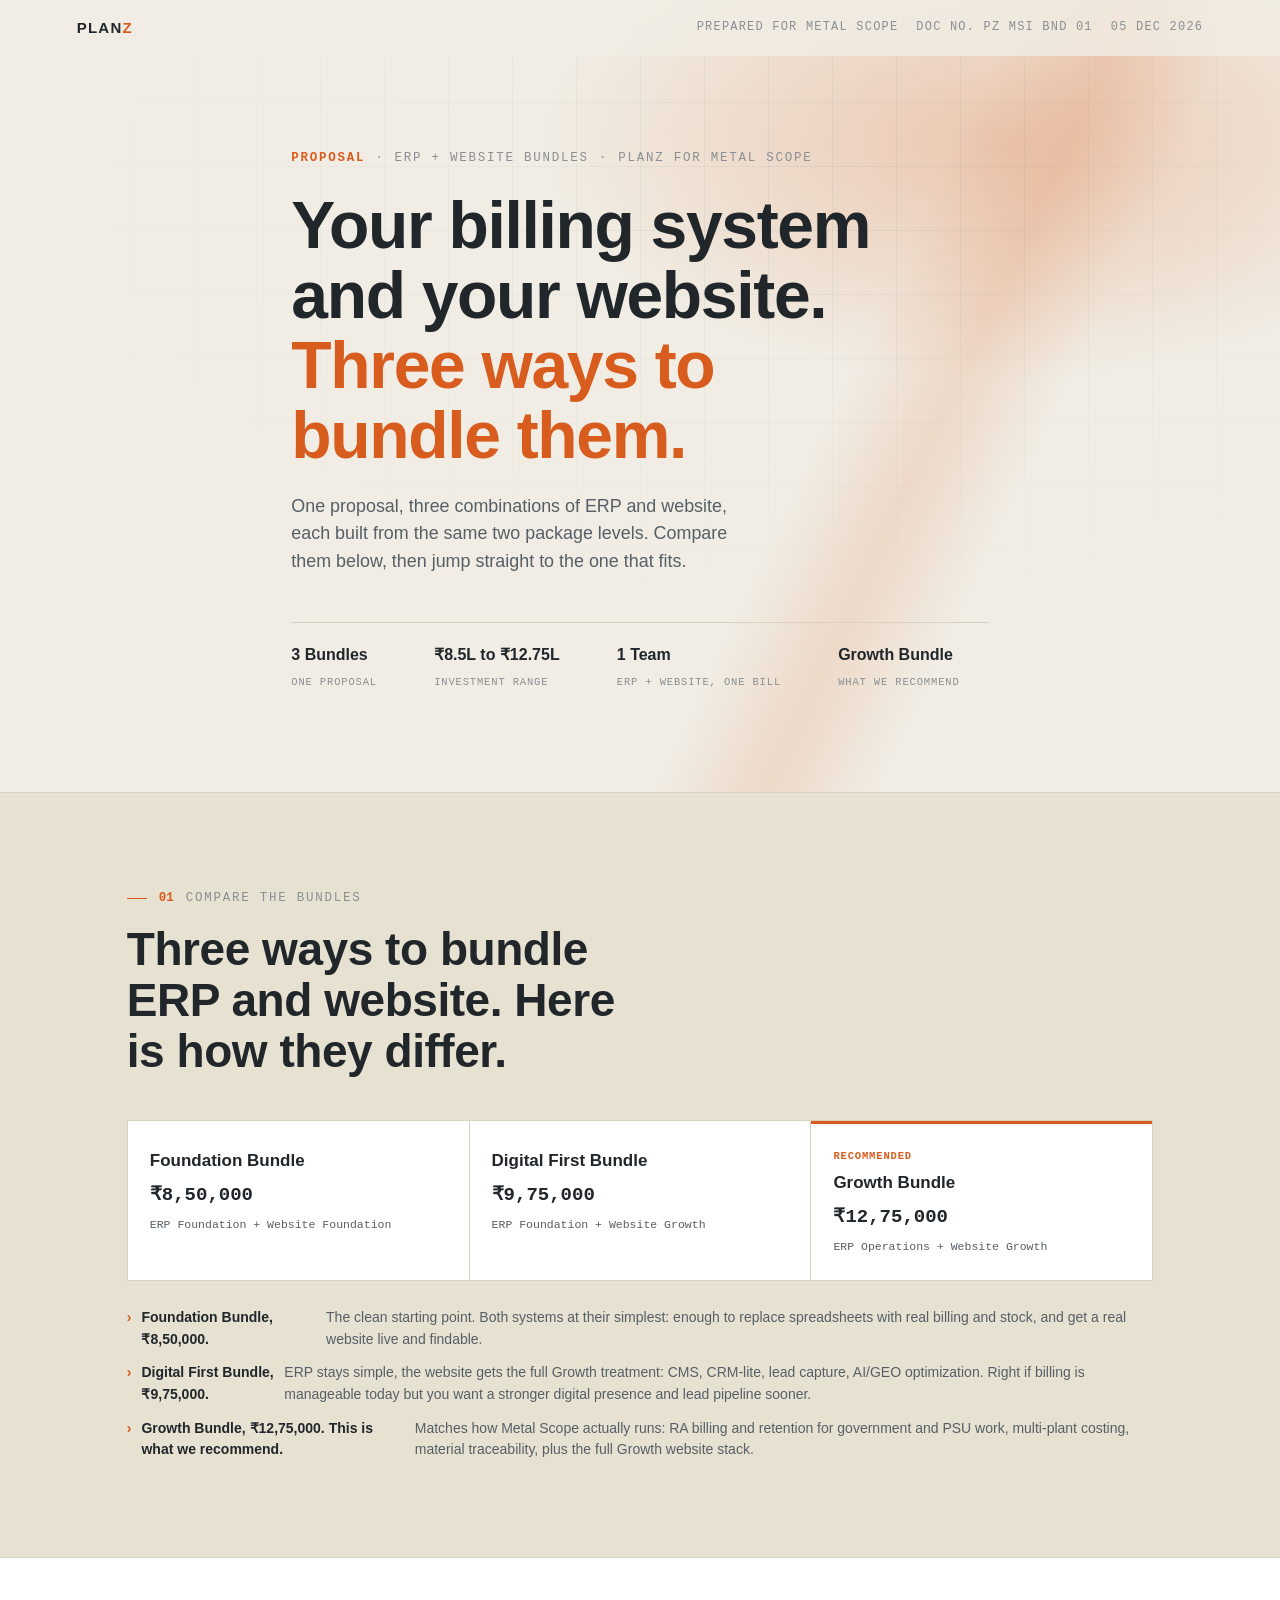
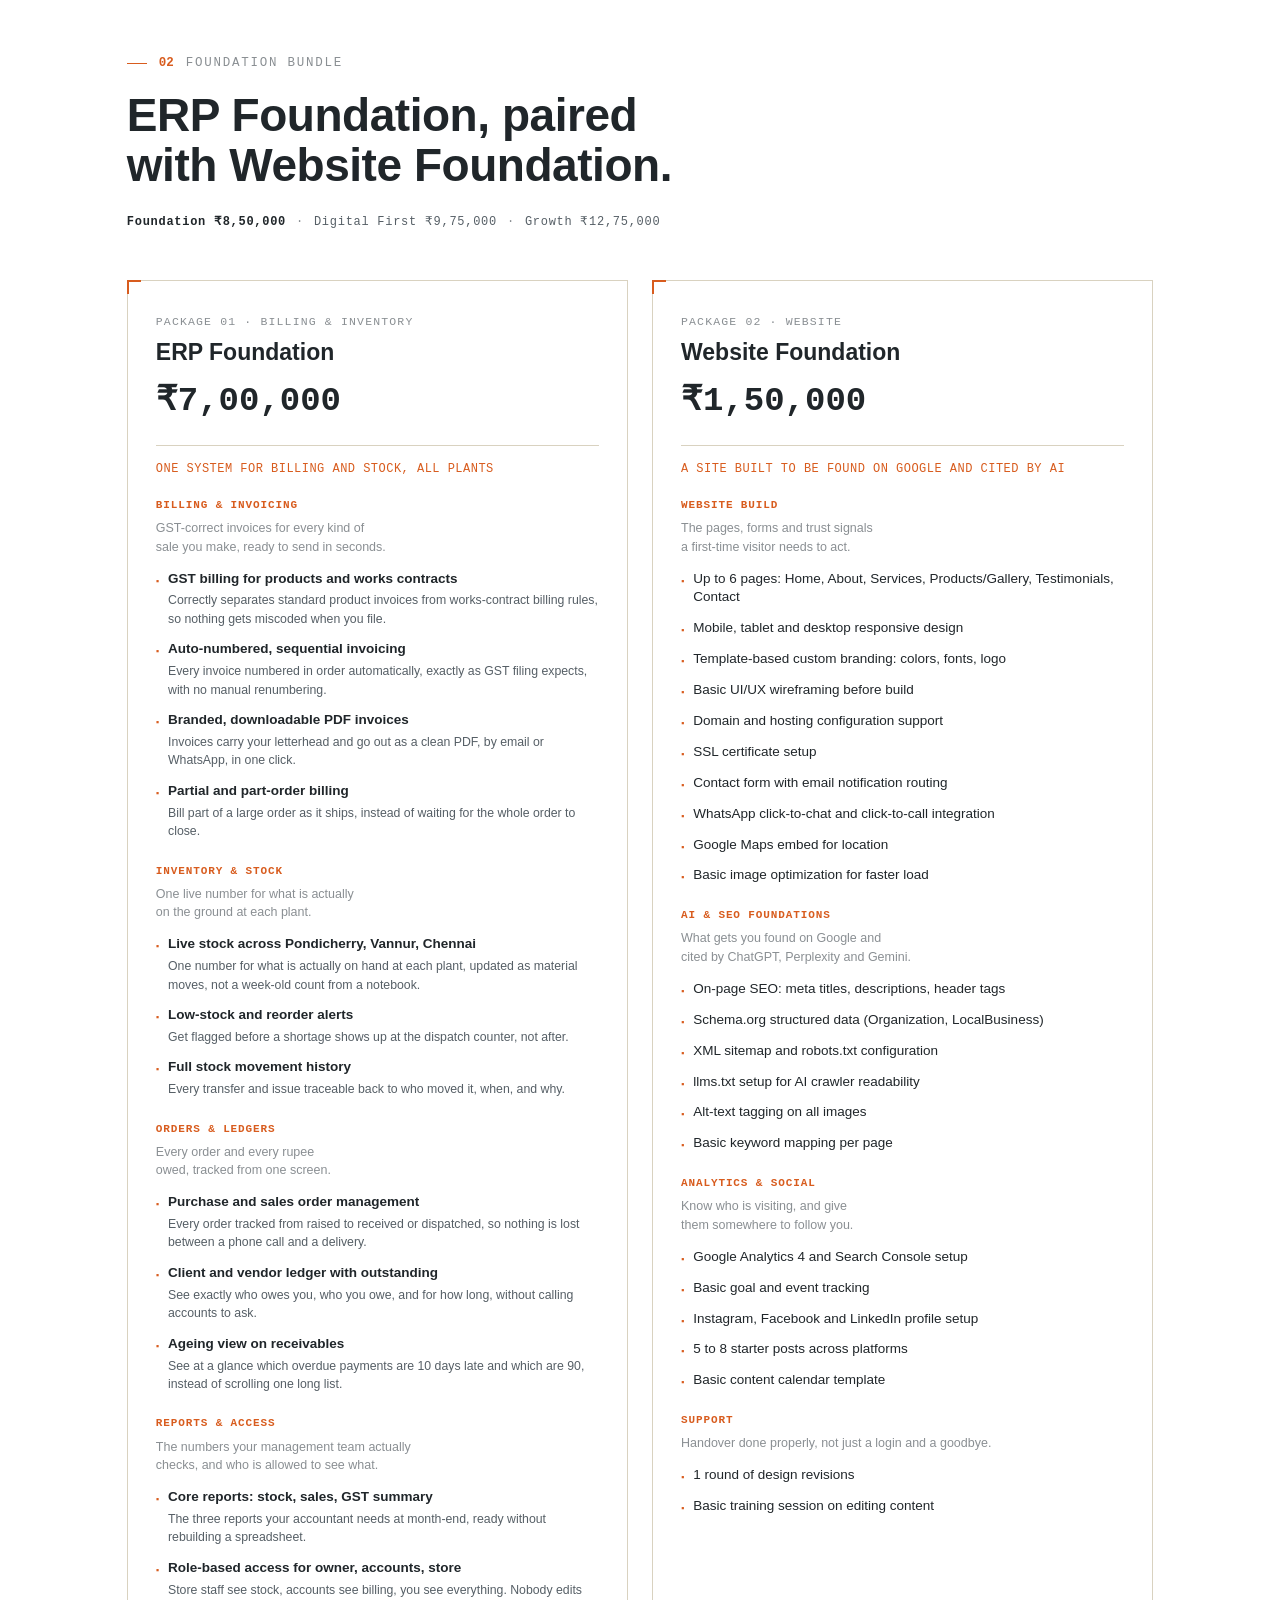
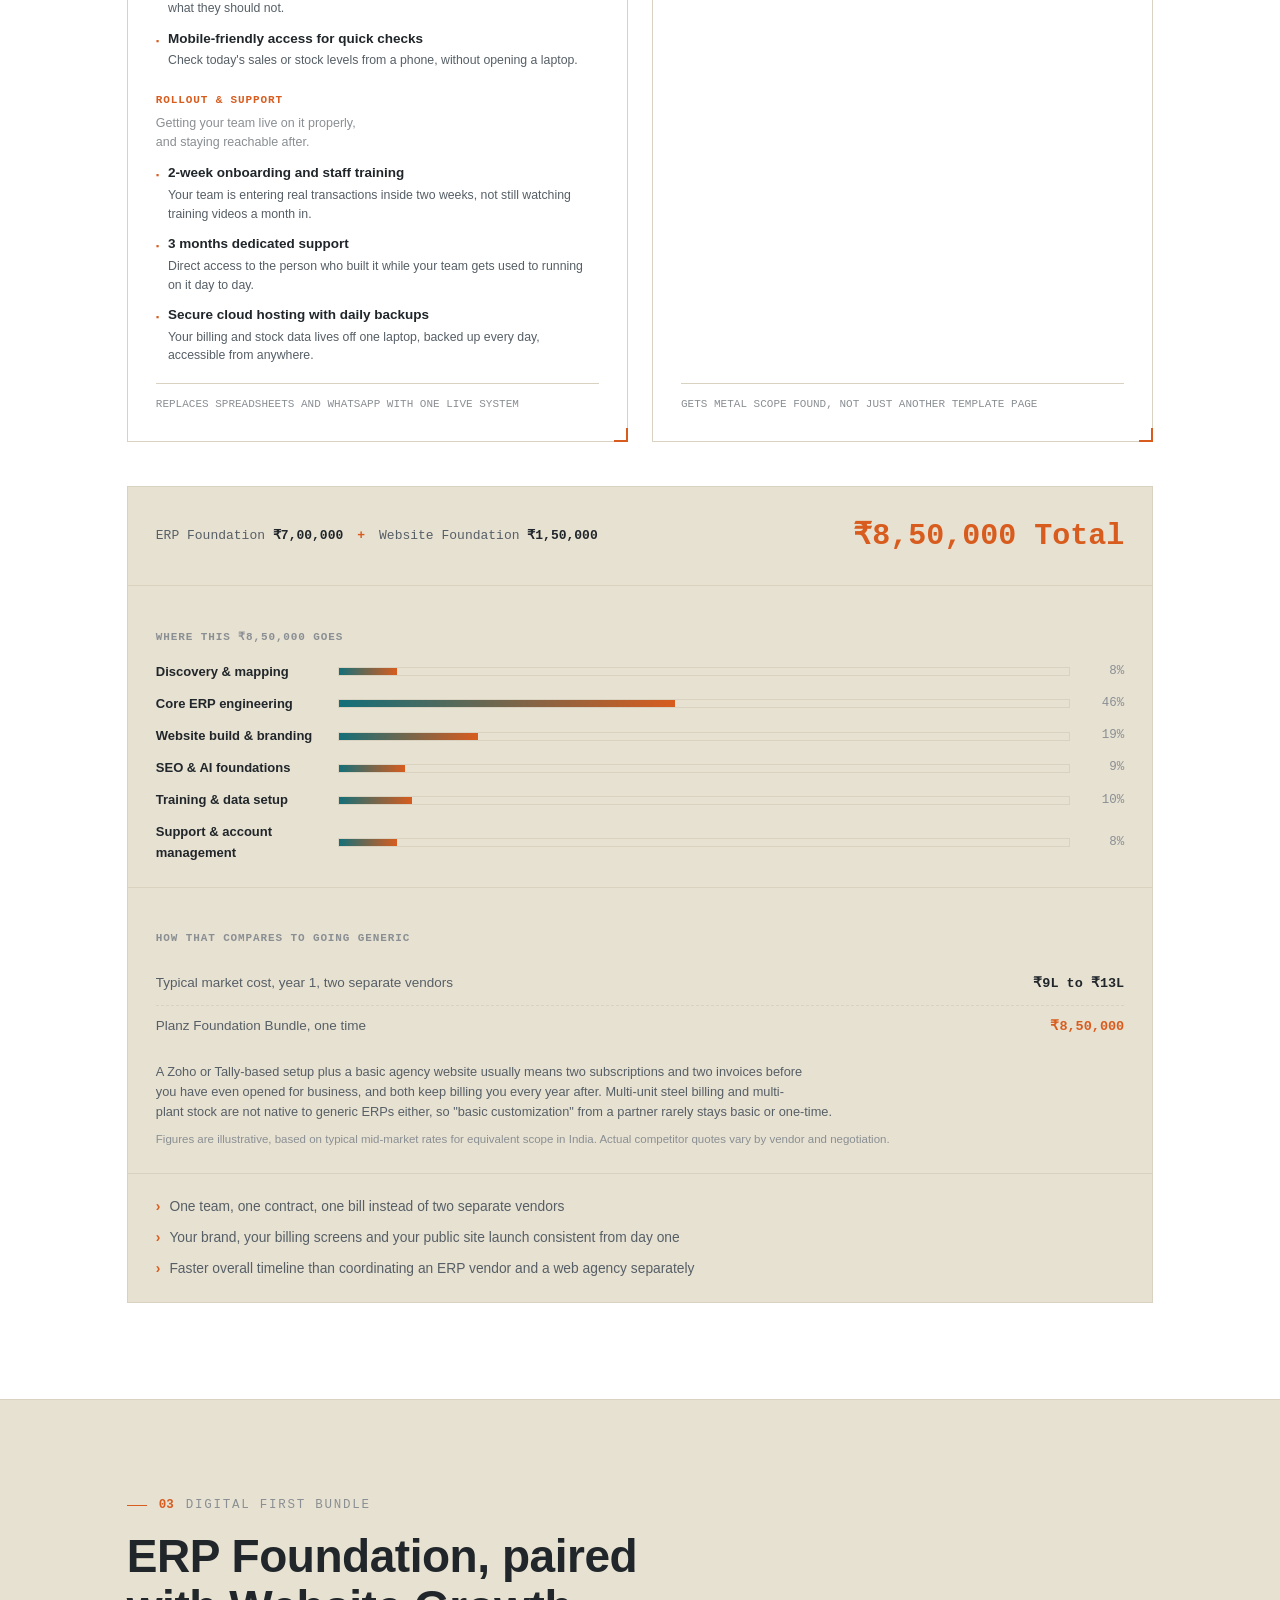
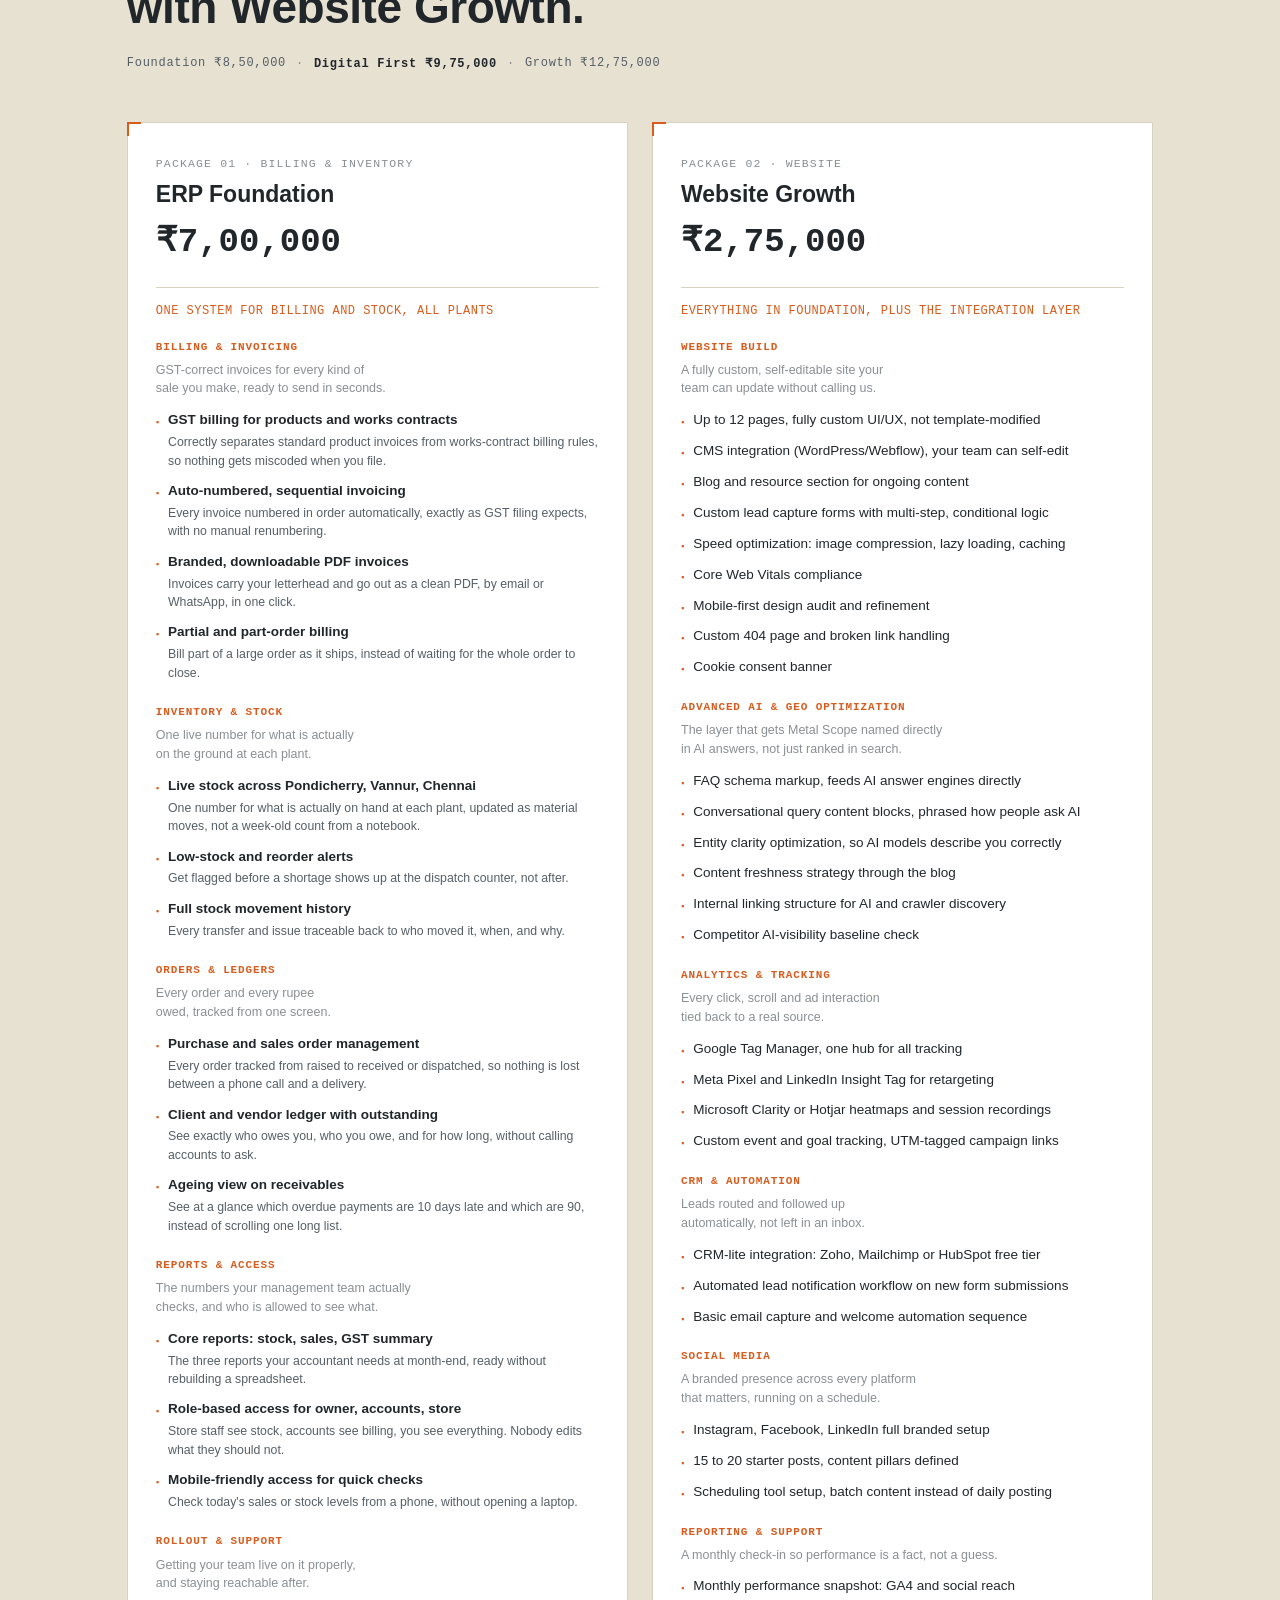
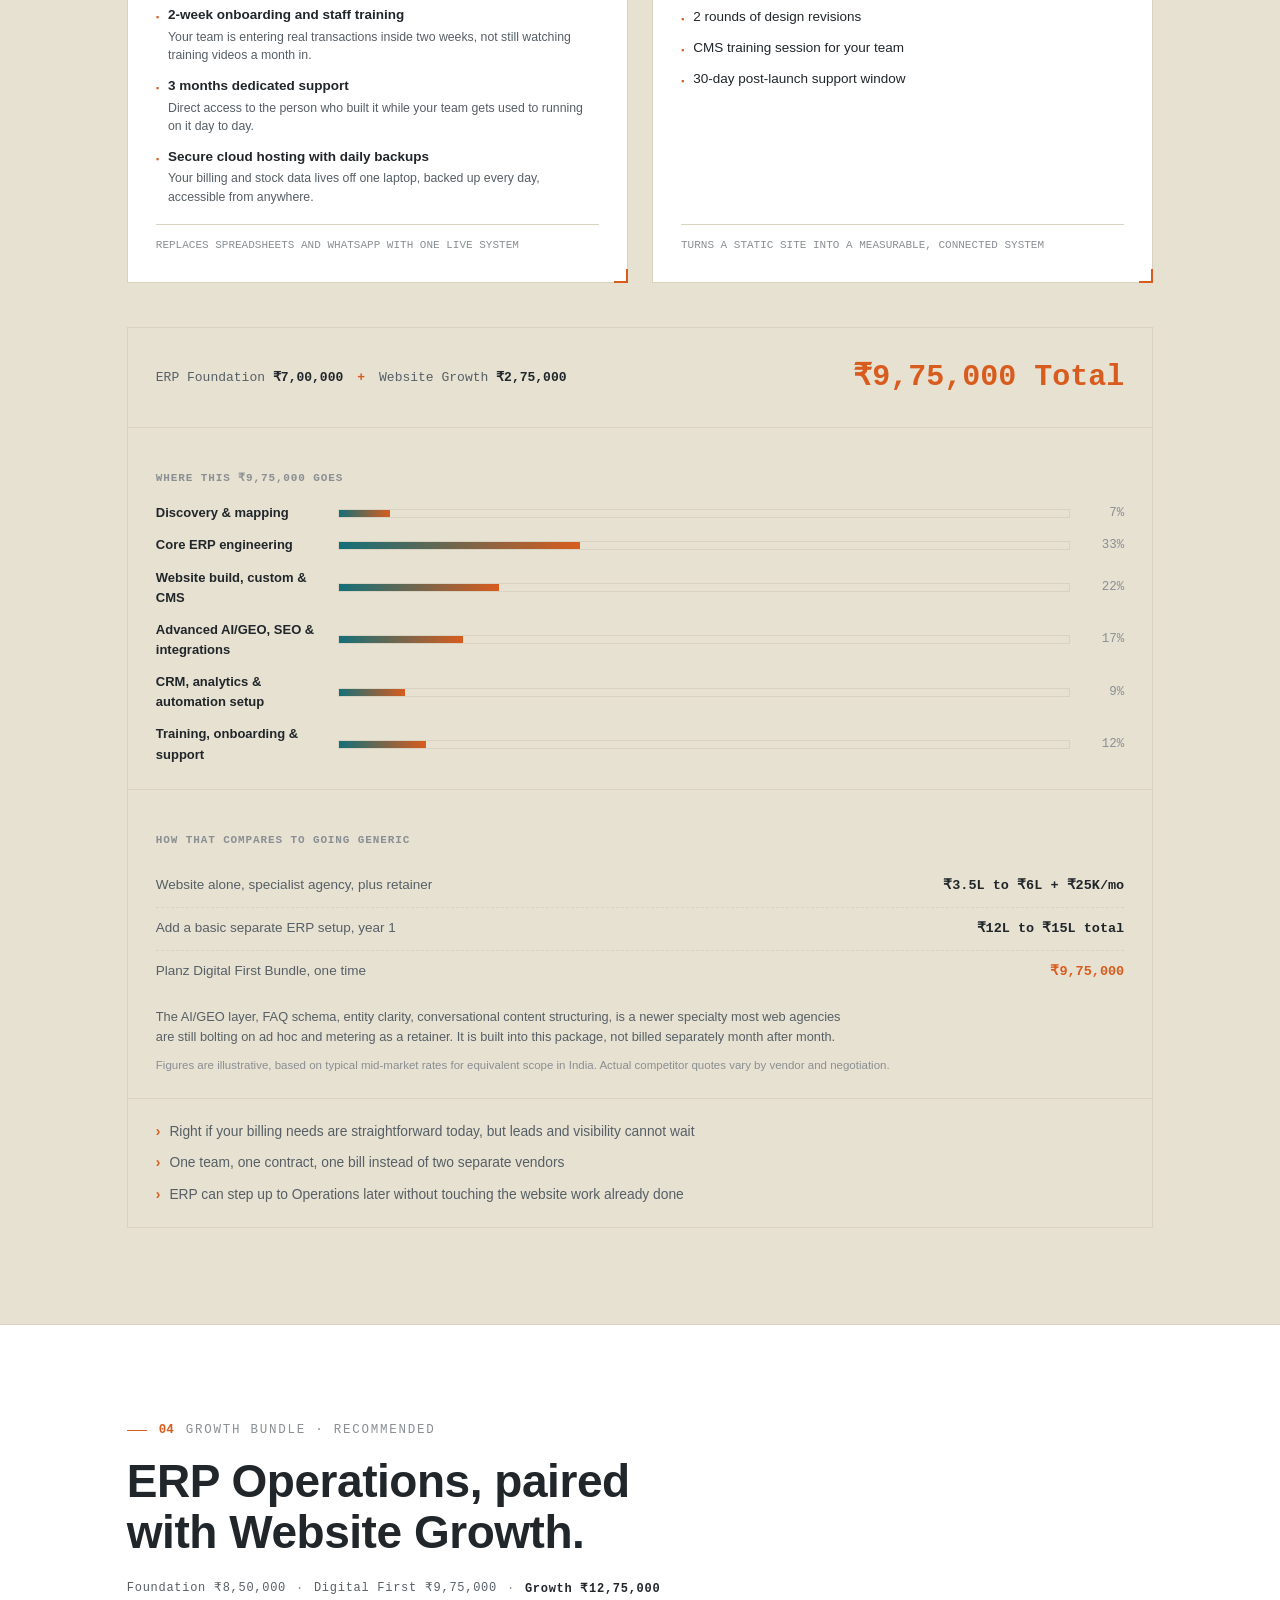
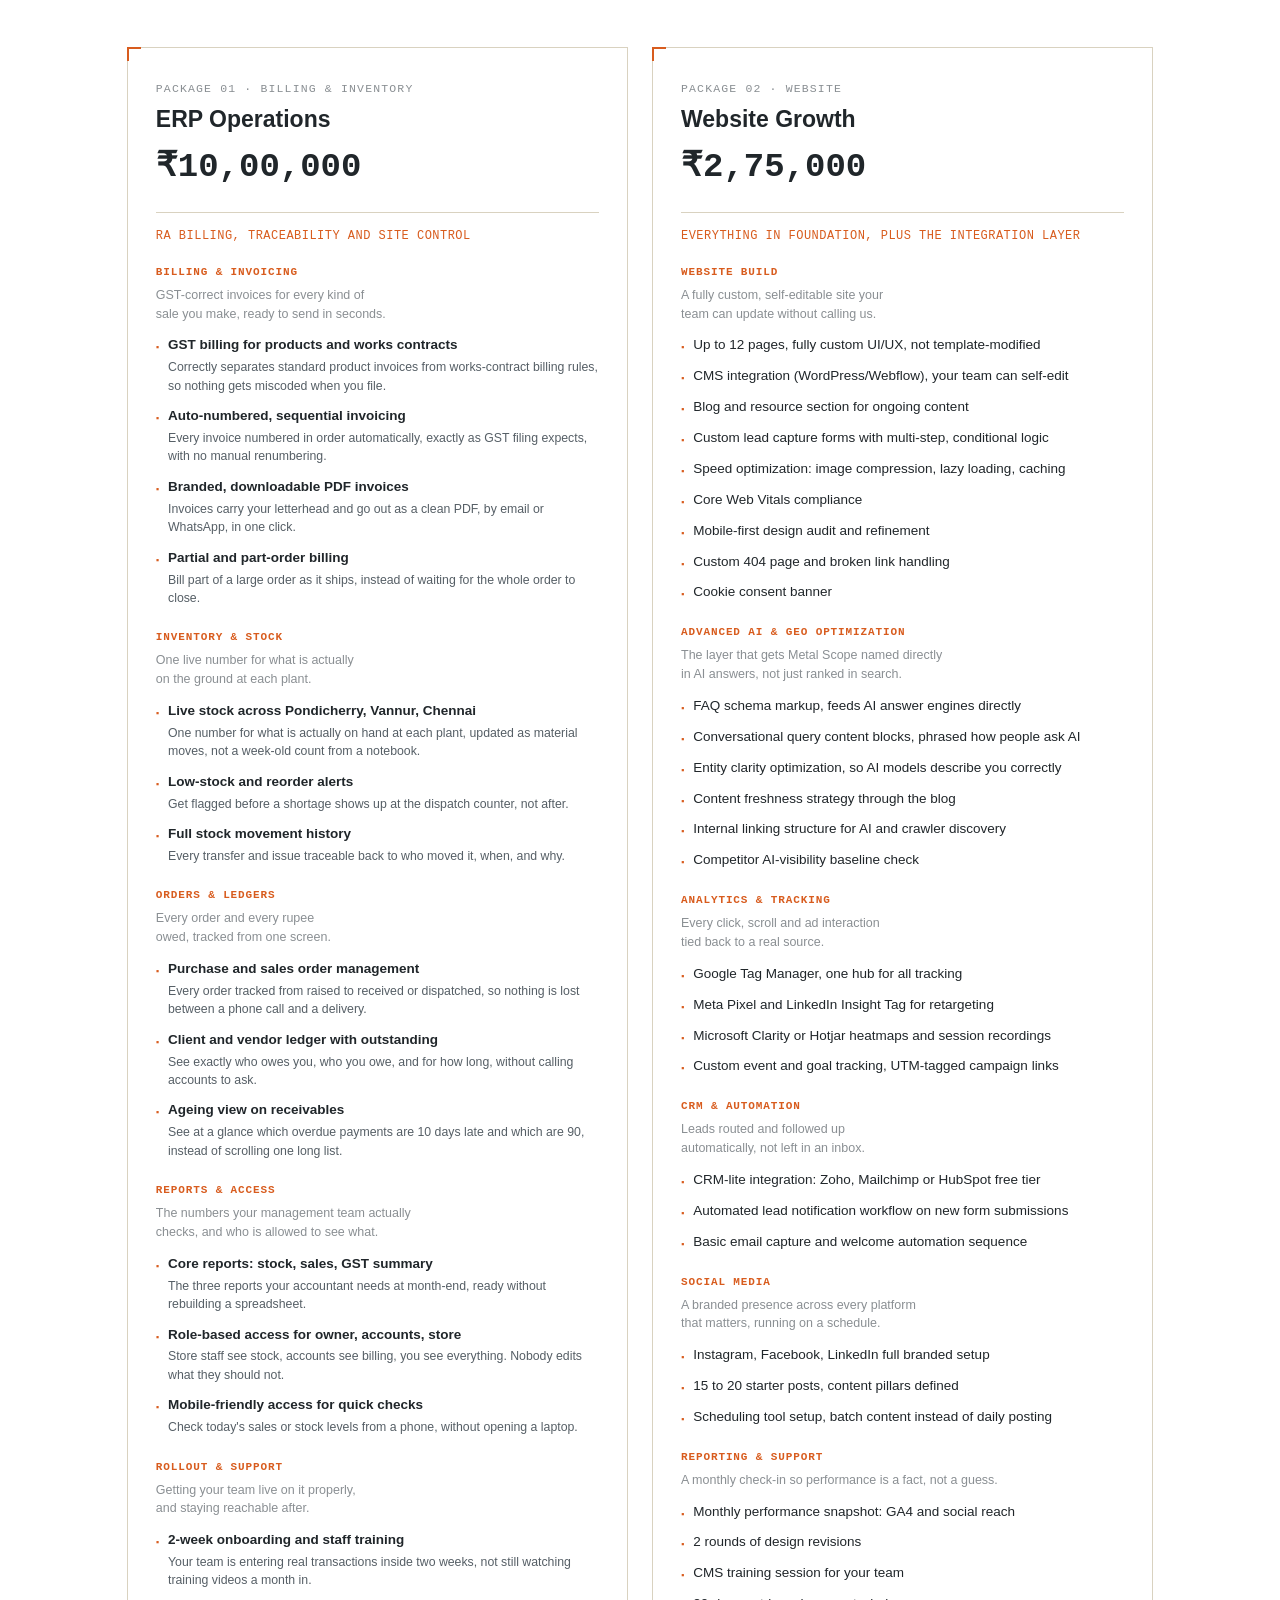
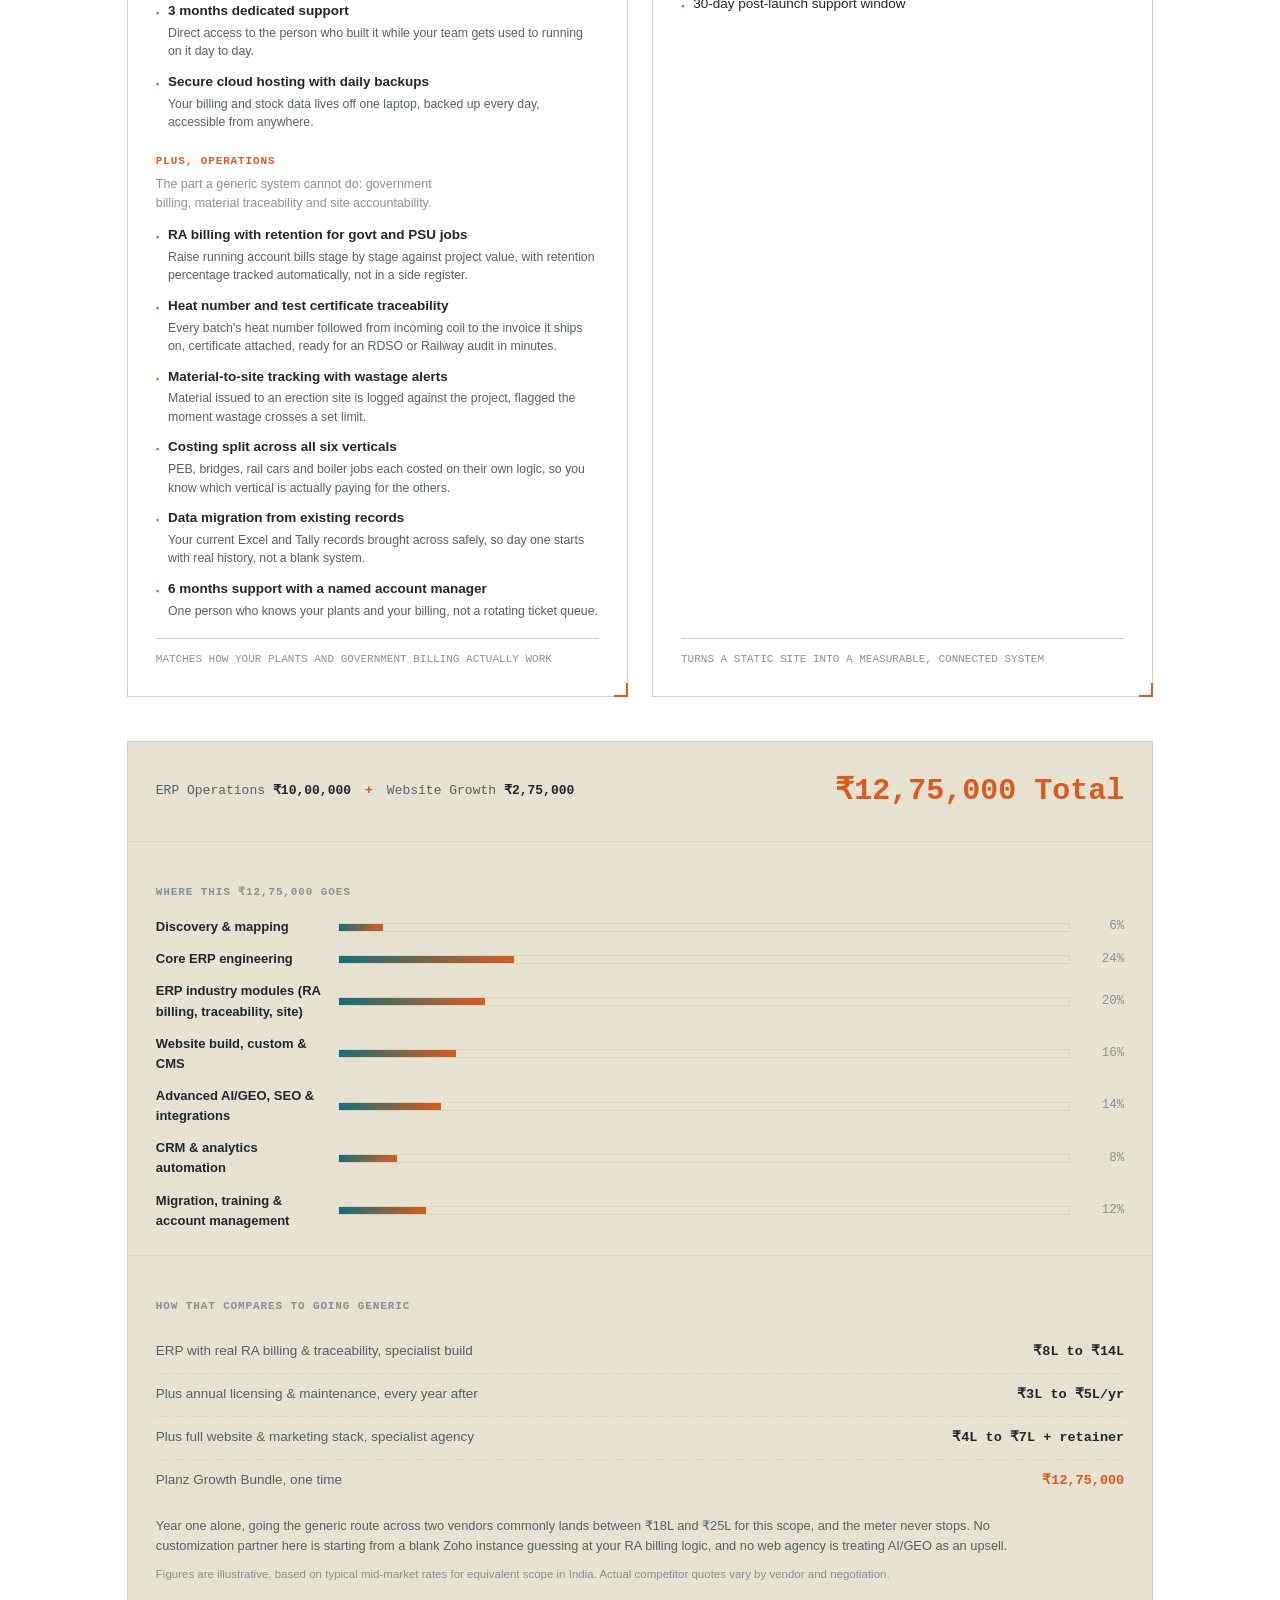
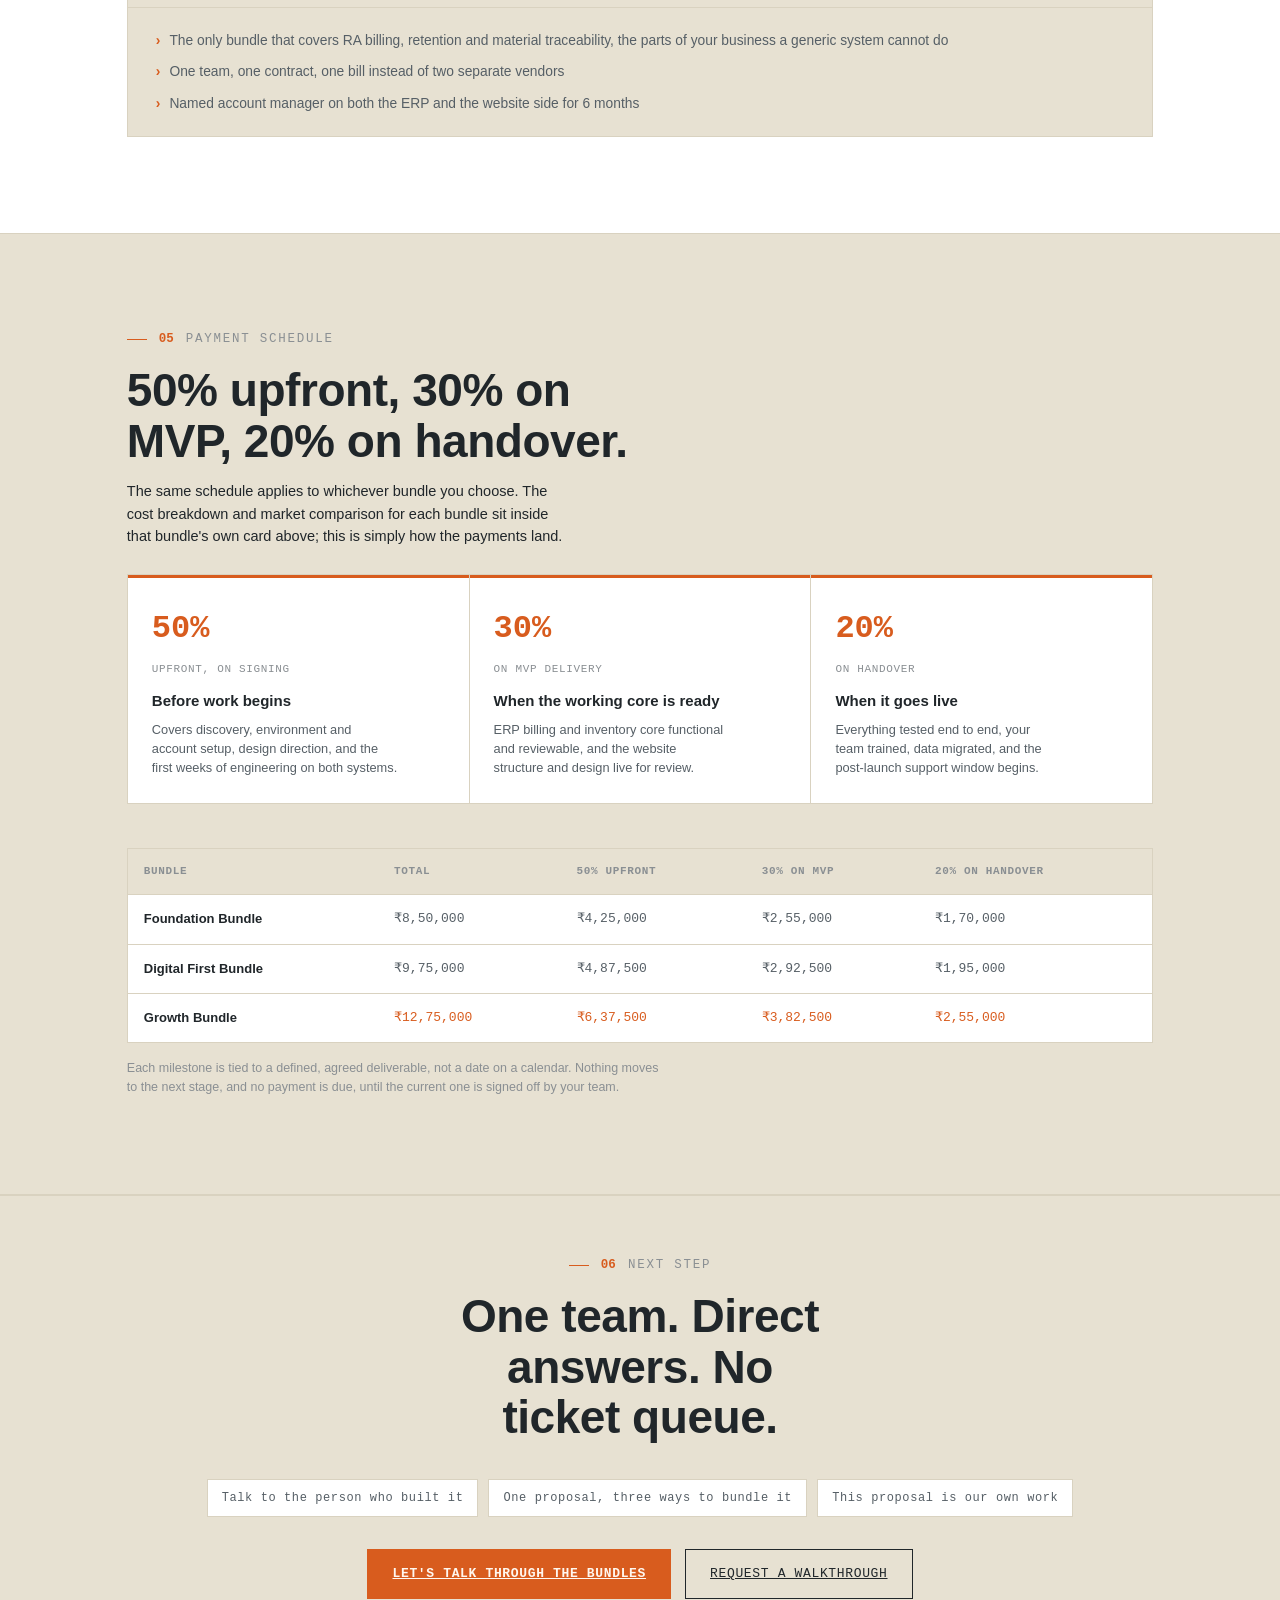
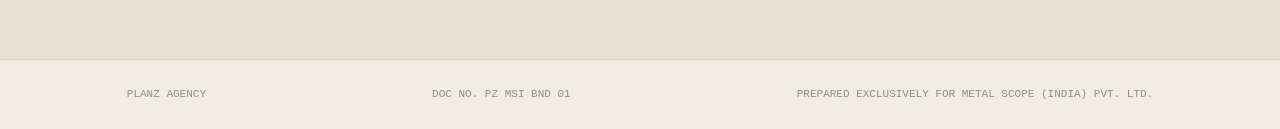
<file: index.html>
<!doctype html>
<html lang="en" data-theme="light">
<head>
<meta charset="UTF-8">
<meta name="viewport" content="width=device-width, initial-scale=1.0">
<title>Planz for Metal Scope: ERP + Website Bundle Proposal</title>
<meta name="description" content="Three ways to bundle an ERP and a website for Metal Scope India, prepared by Planz.">
<link rel="icon" type="image/svg+xml" href="favicon.svg">
<style>
:root{
  --bg:#f1ede4; --bg-raise:#ffffff; --bg-plate:#e7e1d2;
  --ink:#20262a; --ink-dim:#565f66; --ink-faint:#8a8f93;
  --line:#d9d2c0; --accent:#d85c1e; --accent-ink:#fff7ef; --blue:#136f79;
  --font-sans: ui-sans-serif, "Segoe UI", "Helvetica Neue", Arial, sans-serif;
  --font-mono: ui-monospace, "Cascadia Code", "SFMono-Regular", Consolas, "Liberation Mono", monospace;
  color-scheme: light;
}
@media (prefers-color-scheme: dark){
  :root{
    --bg:#12161a; --bg-raise:#181e23; --bg-plate:#1e262b;
    --ink:#eae7df; --ink-dim:#98a2aa; --ink-faint:#5c656c;
    --line:#2b3238; --accent:#ff7a34; --accent-ink:#1a0f08; --blue:#4fb8c4;
    color-scheme: dark;
  }
}
:root[data-theme="dark"]{
  --bg:#12161a; --bg-raise:#181e23; --bg-plate:#1e262b;
  --ink:#eae7df; --ink-dim:#98a2aa; --ink-faint:#5c656c;
  --line:#2b3238; --accent:#ff7a34; --accent-ink:#1a0f08; --blue:#4fb8c4;
  color-scheme: dark;
}
:root[data-theme="light"]{
  --bg:#f1ede4; --bg-raise:#ffffff; --bg-plate:#e7e1d2;
  --ink:#20262a; --ink-dim:#565f66; --ink-faint:#8a8f93;
  --line:#d9d2c0; --accent:#d85c1e; --accent-ink:#fff7ef; --blue:#136f79;
  color-scheme: light;
}
*,*::before,*::after{ box-sizing:border-box; }
html{ scroll-behavior:smooth; }
@media (prefers-reduced-motion: reduce){ html{ scroll-behavior:auto; } }
body{
  margin:0; background:var(--bg); color:var(--ink); font-family:var(--font-sans);
  font-size:16px; line-height:1.55; -webkit-font-smoothing:antialiased; overflow-x:hidden;
}
img,svg{ display:block; max-width:100%; }
a{ color:inherit; }
h1,h2,h3,h4,p{ margin:0; text-wrap:balance; }
ul{ margin:0; padding:0; list-style:none; }
.wrap{ max-width:1180px; margin:0 auto; padding-left:6vw; padding-right:6vw; }
@media (max-width:640px){ .wrap{ padding-left:22px; padding-right:22px; } }

.eyebrow{ display:flex; align-items:center; gap:12px; }
.eyebrow::before{ content:""; width:20px; height:1px; background:var(--accent); display:inline-block; flex:none; }
.eyebrow .en{ font-family:var(--font-mono); font-size:12.5px; color:var(--accent); font-weight:700; }
.eyebrow .el{ font-family:var(--font-mono); font-size:12.5px; letter-spacing:.14em; text-transform:uppercase; color:var(--ink-faint); }

h2.h-section{ font-size:clamp(28px,4vw,46px); font-weight:800; letter-spacing:-0.01em; line-height:1.1; margin-top:16px; max-width:24ch; }

[data-reveal]{
  opacity:0; transform:translateY(24px);
  transition:opacity .7s cubic-bezier(.16,.8,.24,1), transform .7s cubic-bezier(.16,.8,.24,1);
  transition-delay:var(--delay,0ms);
}
[data-reveal].is-visible{ opacity:1; transform:translateY(0); }
@media (prefers-reduced-motion: reduce){ [data-reveal]{ opacity:1; transform:none; transition:none; } }

.frame{ position:relative; }
.frame::before,.frame::after{ content:""; position:absolute; width:14px; height:14px; pointer-events:none; }
.frame::before{ top:-1px; left:-1px; border-top:2px solid var(--accent); border-left:2px solid var(--accent); }
.frame::after{ bottom:-1px; right:-1px; border-bottom:2px solid var(--accent); border-right:2px solid var(--accent); }

/* ============ HEADER ============ */
.topbar{
  position:fixed; top:0; left:0; right:0; z-index:50;
  display:flex; align-items:center; justify-content:space-between; padding:16px 6vw;
  font-family:var(--font-mono); font-size:12px; letter-spacing:.1em; text-transform:uppercase;
  background:color-mix(in srgb, var(--bg) 78%, transparent); backdrop-filter:blur(10px);
  border-bottom:1px solid transparent; transition:border-color .3s;
}
.topbar.scrolled{ border-bottom-color:var(--line); }
.topbar .mark{ font-weight:800; font-family:var(--font-sans); font-size:15px; }
.topbar .mark span{ color:var(--accent); }
.topbar .doc{ color:var(--ink-faint); display:flex; gap:18px; }
@media (max-width:760px){ .topbar .doc{ display:none; } }

/* ============ HERO ============ */
.hero{
  position:relative; min-height:88svh; display:flex; flex-direction:column; justify-content:center; overflow:hidden;
  background:radial-gradient(ellipse 60% 50% at 78% 18%, color-mix(in srgb, var(--accent) 26%, transparent), transparent 60%), var(--bg);
}
.hero-grid{
  position:absolute; inset:-10% -10%;
  background-image:
    repeating-linear-gradient(0deg, color-mix(in srgb, var(--blue) 22%, transparent) 0 1px, transparent 1px 64px),
    repeating-linear-gradient(90deg, color-mix(in srgb, var(--blue) 22%, transparent) 0 1px, transparent 1px 64px);
  opacity:.35; mask-image:radial-gradient(ellipse 70% 60% at 60% 30%, black, transparent 75%);
}
.hero-beam{
  position:absolute; right:-10%; top:-15%; width:70%; height:140%;
  background:linear-gradient(115deg, transparent 40%, color-mix(in srgb, var(--accent) 14%, transparent) 48%, transparent 56%);
}
.hero-inner{ position:relative; z-index:2; padding-top:110px; padding-bottom:60px; }
.hero-tag{
  font-family:var(--font-mono); font-size:12.5px; letter-spacing:.14em; text-transform:uppercase;
  color:var(--ink-faint); display:flex; gap:10px; flex-wrap:wrap; margin-bottom:22px;
}
.hero-tag b{ color:var(--accent); font-weight:700; }
.hero h1{ font-size:clamp(34px,6vw,66px); font-weight:900; letter-spacing:-0.02em; line-height:1.06; max-width:19ch; }
.hero h1 em{ font-style:normal; color:var(--accent); }
.hero-sub{ margin-top:22px; max-width:58ch; font-size:clamp(15px,1.4vw,18px); color:var(--ink-dim); }

.stat-strip{ margin-top:46px; display:grid; grid-template-columns:repeat(4,auto); gap:28px; border-top:1px solid var(--line); padding-top:20px; }
@media (max-width:900px){ .stat-strip{ grid-template-columns:repeat(2,auto); row-gap:20px; } }
.stat-strip div b{ display:block; font-family:var(--font-sans); font-size:16px; font-weight:800; color:var(--ink); }
.stat-strip div small{ font-family:var(--font-mono); font-size:10.5px; letter-spacing:.08em; text-transform:uppercase; color:var(--ink-faint); }

/* ============ SECTION SHELLS ============ */
section{ position:relative; }
section[id]{ scroll-margin-top:64px; }
.band{ padding:96px 0; }
@media (max-width:760px){ .band{ padding:66px 0; } }
.band-raise{ background:var(--bg-raise); }
.band-plate{ background:var(--bg-plate); border-top:1px solid var(--line); border-bottom:1px solid var(--line); }

.section-label{
  font-family:var(--font-mono); font-size:12px; letter-spacing:.06em; color:var(--ink-dim);
  display:flex; align-items:center; gap:10px; margin-top:18px;
}
.section-label a{ text-decoration:none; padding:4px 0; border-bottom:1px solid transparent; }
.section-label a:hover{ border-bottom-color:var(--ink-faint); }
.section-label .here{ color:var(--ink); font-weight:700; }
.section-label .sep{ color:var(--ink-faint); }

/* ============ TAG ROW ============ */
.tag-row{ margin-top:36px; display:flex; flex-wrap:wrap; gap:10px; }
.tag{
  font-family:var(--font-mono); font-size:12px; letter-spacing:.05em; padding:9px 14px;
  border:1px solid var(--line); background:var(--bg-raise); color:var(--ink-dim);
}
.tag b{ color:var(--accent); margin-right:6px; }

/* ============ BUNDLE COMPARISON NAV ============ */
.bundle-nav{ margin-top:44px; display:grid; grid-template-columns:repeat(3,1fr); gap:1px; background:var(--line); border:1px solid var(--line); }
@media (max-width:820px){ .bundle-nav{ grid-template-columns:1fr; } }
.bnav{
  display:flex; flex-direction:column; gap:6px; padding:24px 22px; background:var(--bg-raise); text-decoration:none;
  border-top:3px solid transparent; transition:background .2s;
}
.bnav:hover{ background:var(--bg-plate); }
.bnav.rec{ border-top-color:var(--accent); }
.bnav-rec{ font-family:var(--font-mono); font-size:10.5px; letter-spacing:.08em; text-transform:uppercase; color:var(--accent); font-weight:700; }
.bnav-name{ font-size:17px; font-weight:800; color:var(--ink); }
.bnav-price{ font-family:var(--font-mono); font-size:19px; font-weight:700; color:var(--ink); }
.bnav-tag{ font-family:var(--font-mono); font-size:11.5px; color:var(--ink-dim); }

.compare-notes{ margin-top:26px; display:flex; flex-direction:column; gap:12px; }
.compare-notes li{ font-size:14px; color:var(--ink-dim); display:flex; gap:10px; }
.compare-notes li::before{ content:"\203A"; color:var(--accent); font-weight:700; flex:none; }
.compare-notes b{ color:var(--ink); }

/* ============ PACKAGE CARDS ============ */
.pkg-grid{ margin-top:44px; display:grid; grid-template-columns:1fr 1fr; gap:24px; align-items:stretch; }
@media (max-width:900px){ .pkg-grid{ grid-template-columns:1fr; } }
.pkg{ background:var(--bg-raise); border:1px solid var(--line); padding:32px 28px 28px; display:flex; flex-direction:column; gap:18px; height:100%; }
.pkg-head{ display:flex; flex-direction:column; gap:4px; }
.pkg .p-eyebrow{ font-family:var(--font-mono); font-size:11.5px; letter-spacing:.1em; text-transform:uppercase; color:var(--ink-faint); }
.pkg h3{ font-size:23px; font-weight:800; }
.pkg .price{ font-family:var(--font-mono); font-size:clamp(28px,3vw,34px); font-weight:700; }
.pkg .p-for{
  font-family:var(--font-mono); font-size:12px; letter-spacing:.04em; color:var(--accent);
  border-top:1px solid var(--line); padding-top:14px; text-transform:uppercase;
}
.pkg-body{ display:flex; flex-direction:column; gap:22px; flex:1; }
.pkg-group h4{ font-family:var(--font-mono); font-size:11px; letter-spacing:.08em; text-transform:uppercase; color:var(--accent); margin-bottom:5px; }
.pkg-group .grp-sub{ font-size:12.5px; color:var(--ink-faint); line-height:1.5; margin-bottom:13px; max-width:46ch; }
.pkg-group ul{ display:flex; flex-direction:column; gap:12px; }
.pkg li{ font-size:13.5px; color:var(--ink); display:flex; gap:9px; align-items:flex-start; line-height:1.4; }
.pkg li::before{ content:"\25AA"; color:var(--accent); flex:none; font-size:9px; margin-top:5px; }
.li-body{ display:flex; flex-direction:column; gap:3px; }
.li-head{ font-weight:600; color:var(--ink); }
.li-sub{ font-size:12.3px; font-weight:400; color:var(--ink-dim); line-height:1.5; }
.pkg-foot{ font-family:var(--font-mono); font-size:11px; color:var(--ink-faint); border-top:1px solid var(--line); padding-top:12px; }

/* ============ BUNDLE TOTAL ============ */
.bundle{ margin-top:44px; border:1px solid var(--line); background:var(--bg-plate); }
.bundle-sum{ display:flex; align-items:center; justify-content:space-between; flex-wrap:wrap; gap:16px; padding:26px 28px; border-bottom:1px solid var(--line); }
.bundle-sum .terms{ font-family:var(--font-mono); font-size:13px; color:var(--ink-dim); display:flex; align-items:center; gap:14px; flex-wrap:wrap; }
.bundle-sum .terms b{ color:var(--ink); }
.bundle-sum .plus{ color:var(--accent); font-weight:700; }
.bundle-sum .total{ font-family:var(--font-mono); font-size:clamp(24px,2.6vw,30px); font-weight:800; color:var(--accent); }
.bundle-why{ padding:22px 28px; display:flex; flex-direction:column; gap:10px; }
.bundle-why li{ font-size:13.8px; color:var(--ink-dim); display:flex; gap:9px; }
.bundle-why li::before{ content:"\203A"; color:var(--accent); font-weight:700; flex:none; }

/* ============ IN-CARD PRICE JUSTIFICATION ============ */
.bundle-breakdown{ padding:24px 28px; border-bottom:1px solid var(--line); }
.bundle-breakdown h5, .bundle-market h5{
  font-family:var(--font-mono); font-size:11px; letter-spacing:.08em; text-transform:uppercase; color:var(--ink-faint); margin-bottom:16px;
}
.bd-row.small{ grid-template-columns:170px 1fr 42px; gap:12px; }
@media (max-width:700px){ .bd-row.small{ grid-template-columns:1fr 36px; } .bd-row.small .bd-label{ grid-column:1/3; } }
.bd-row.small .bd-label{ font-size:13px; }
.bd-row.small .bd-bar{ background:var(--bg-plate); }
.breakdown.tight{ margin-top:0; gap:12px; }

.bundle-market{ padding:24px 28px; border-bottom:1px solid var(--line); }
.mc-row{ display:flex; justify-content:space-between; align-items:baseline; gap:16px; padding:10px 0; border-bottom:1px dashed var(--line); font-size:13.5px; flex-wrap:wrap; }
.mc-row:last-of-type{ border-bottom:none; }
.mc-row .mc-label{ color:var(--ink-dim); }
.mc-row .mc-value{ font-family:var(--font-mono); font-weight:700; color:var(--ink); white-space:nowrap; }
.mc-row.highlight .mc-value{ color:var(--accent); }
.mc-note{ margin-top:14px; font-size:12.8px; color:var(--ink-dim); line-height:1.55; }
.mc-fine{ margin-top:10px; font-size:11.5px; color:var(--ink-faint); line-height:1.5; }

/* ============ COST BREAKDOWN ============ */
.breakdown{ margin-top:44px; display:flex; flex-direction:column; gap:18px; }
.bd-row{ display:grid; grid-template-columns:230px 1fr 50px; gap:16px; align-items:center; }
@media (max-width:700px){ .bd-row{ grid-template-columns:1fr 40px; } .bd-label{ grid-column:1/3; } }
.bd-label{ font-size:14px; font-weight:700; }
.bd-label small{ display:block; font-weight:400; color:var(--ink-dim); font-size:12px; margin-top:2px; }
.bd-bar{ height:9px; background:var(--bg-raise); border:1px solid var(--line); position:relative; overflow:hidden; }
.bd-fill{ position:absolute; inset:0; width:0%; background:linear-gradient(90deg, var(--blue), var(--accent)); transition:width 1.1s cubic-bezier(.16,.8,.24,1); }
.bd-pct{ font-family:var(--font-mono); font-size:12.5px; color:var(--ink-faint); text-align:right; }

/* ============ PAYMENT MILESTONES ============ */
.ms-head{ margin-top:56px; }
.milestones{ margin-top:26px; display:grid; grid-template-columns:repeat(3,1fr); gap:1px; background:var(--line); border:1px solid var(--line); }
@media (max-width:820px){ .milestones{ grid-template-columns:1fr; } }
.milestone{ background:var(--bg-raise); padding:26px 24px; display:flex; flex-direction:column; gap:8px; border-top:3px solid var(--accent); }
.milestone .ms-pct{ font-family:var(--font-mono); font-size:32px; font-weight:800; color:var(--accent); }
.milestone .ms-when{ font-family:var(--font-mono); font-size:11px; letter-spacing:.06em; text-transform:uppercase; color:var(--ink-faint); }
.milestone h4{ font-size:15px; font-weight:800; margin-top:2px; }
.milestone p{ font-size:12.8px; color:var(--ink-dim); line-height:1.5; }

/* ============ PAYMENT TABLE ============ */
.pay-wrap{ margin-top:44px; overflow-x:auto; border:1px solid var(--line); }
table.pay{ width:100%; border-collapse:collapse; min-width:640px; background:var(--bg-raise); }
table.pay th, table.pay td{ padding:14px 16px; text-align:left; border-bottom:1px solid var(--line); font-size:13px; }
table.pay thead th{ font-family:var(--font-mono); font-size:11px; letter-spacing:.06em; text-transform:uppercase; color:var(--ink-faint); background:var(--bg-plate); }
table.pay tbody th{ font-weight:700; color:var(--ink); }
table.pay td{ font-family:var(--font-mono); color:var(--ink-dim); font-variant-numeric:tabular-nums; }
table.pay tr.rec th, table.pay tr.rec td{ color:var(--ink); }
table.pay tr.rec td{ color:var(--accent); }
table.pay tbody tr:last-child th, table.pay tbody tr:last-child td{ border-bottom:none; }
.pay-note{ margin-top:16px; font-size:12.5px; color:var(--ink-faint); max-width:80ch; }

/* ============ FOOTER / CTA ============ */
footer{ padding:0; border-top:1px solid var(--line); }
.cta-bar{ padding:60px 0; text-align:center; background:var(--bg-plate); border-bottom:1px solid var(--line); }
.cta-bar h2{ max-width:16ch; margin:16px auto 0; }
.cta-bar .tag-row{ justify-content:center; }
.cta-row{ margin-top:32px; display:flex; gap:14px; flex-wrap:wrap; justify-content:center; }
.btn{ font-family:var(--font-mono); font-size:13px; letter-spacing:.05em; text-transform:uppercase; padding:14px 24px; border:1px solid var(--ink); display:inline-flex; gap:10px; align-items:center; }
.btn.primary{ background:var(--accent); border-color:var(--accent); color:var(--accent-ink); font-weight:700; }
.btn.ghost{ color:var(--ink); }
.foot-bottom{
  max-width:1180px; margin:0 auto; padding:26px 6vw; display:flex; justify-content:space-between; flex-wrap:wrap; gap:10px;
  font-family:var(--font-mono); font-size:11px; color:var(--ink-faint);
}
@media (max-width:640px){ .foot-bottom{ padding:26px 22px; } }

::selection{ background:var(--accent); color:var(--accent-ink); }
</style>
</head>
<body>

<div class="topbar" id="topbar">
  <div class="mark">PLAN<span>Z</span></div>
  <div class="doc">
    <span>PREPARED FOR METAL SCOPE</span>
    <span>DOC NO. PZ MSI BND 01</span>
    <span id="clock-date"></span>
  </div>
</div>

<!-- ================= HERO ================= -->
<section class="hero">
  <div class="hero-grid" data-parallax="0.12"></div>
  <div class="hero-beam" data-parallax="0.05"></div>
  <div class="wrap hero-inner">
    <div class="hero-tag"><b>PROPOSAL</b><span>&middot;</span><span>ERP + WEBSITE BUNDLES</span><span>&middot;</span><span>PLANZ FOR METAL SCOPE</span></div>
    <h1>Your billing system and your website. <em>Three ways to bundle them.</em></h1>
    <p class="hero-sub">One proposal, three combinations of ERP and website, each built from the same two package levels. Compare them below, then jump straight to the one that fits.</p>

    <div class="stat-strip" data-reveal>
      <div><b>3 Bundles</b><small>One Proposal</small></div>
      <div><b>&#8377;8.5L to &#8377;12.75L</b><small>Investment Range</small></div>
      <div><b>1 Team</b><small>ERP + Website, One Bill</small></div>
      <div><b>Growth Bundle</b><small>What We Recommend</small></div>
    </div>
  </div>
</section>

<!-- ================= COMPARE BUNDLES ================= -->
<section class="band band-plate">
  <div class="wrap">
    <div data-reveal>
      <div class="eyebrow"><span class="en">01</span><span class="el">Compare the bundles</span></div>
      <h2 class="h-section">Three ways to bundle ERP and website. Here is how they differ.</h2>
    </div>

    <div class="bundle-nav" data-reveal>
      <a href="#foundation" class="bnav">
        <span class="bnav-name">Foundation Bundle</span>
        <span class="bnav-price">&#8377;8,50,000</span>
        <span class="bnav-tag">ERP Foundation + Website Foundation</span>
      </a>
      <a href="#digital-first" class="bnav">
        <span class="bnav-name">Digital First Bundle</span>
        <span class="bnav-price">&#8377;9,75,000</span>
        <span class="bnav-tag">ERP Foundation + Website Growth</span>
      </a>
      <a href="#growth" class="bnav rec">
        <span class="bnav-rec">Recommended</span>
        <span class="bnav-name">Growth Bundle</span>
        <span class="bnav-price">&#8377;12,75,000</span>
        <span class="bnav-tag">ERP Operations + Website Growth</span>
      </a>
    </div>

    <ul class="compare-notes" data-reveal>
      <li><b>Foundation Bundle, &#8377;8,50,000.</b> The clean starting point. Both systems at their simplest: enough to replace spreadsheets with real billing and stock, and get a real website live and findable.</li>
      <li><b>Digital First Bundle, &#8377;9,75,000.</b> ERP stays simple, the website gets the full Growth treatment: CMS, CRM-lite, lead capture, AI/GEO optimization. Right if billing is manageable today but you want a stronger digital presence and lead pipeline sooner.</li>
      <li><b>Growth Bundle, &#8377;12,75,000. This is what we recommend.</b> Matches how Metal Scope actually runs: RA billing and retention for government and PSU work, multi-plant costing, material traceability, plus the full Growth website stack.</li>
    </ul>
  </div>
</section>

<!-- ================= FOUNDATION BUNDLE ================= -->
<section class="band band-raise" id="foundation">
  <div class="wrap">
    <div data-reveal>
      <div class="eyebrow"><span class="en">02</span><span class="el">Foundation Bundle</span></div>
      <h2 class="h-section">ERP Foundation, paired with Website Foundation.</h2>
      <div class="section-label"><span class="here">Foundation &#8377;8,50,000</span><span class="sep">&middot;</span><a href="#digital-first">Digital First &#8377;9,75,000</a><span class="sep">&middot;</span><a href="#growth">Growth &#8377;12,75,000</a></div>
    </div>

    <div class="pkg-grid">
      <!-- ERP FOUNDATION -->
      <div class="pkg frame" data-reveal>
        <div class="pkg-head">
          <div class="p-eyebrow">PACKAGE 01 &middot; BILLING &amp; INVENTORY</div>
          <h3>ERP Foundation</h3>
          <div class="price">&#8377;7,00,000</div>
        </div>
        <div class="p-for">One system for billing and stock, all plants</div>
        <div class="pkg-body">
          <div class="pkg-group">
            <h4>Billing &amp; Invoicing</h4>
            <p class="grp-sub">GST-correct invoices for every kind of sale you make, ready to send in seconds.</p>
            <ul>
              <li><span class="li-body"><span class="li-head">GST billing for products and works contracts</span><span class="li-sub">Correctly separates standard product invoices from works-contract billing rules, so nothing gets miscoded when you file.</span></span></li>
              <li><span class="li-body"><span class="li-head">Auto-numbered, sequential invoicing</span><span class="li-sub">Every invoice numbered in order automatically, exactly as GST filing expects, with no manual renumbering.</span></span></li>
              <li><span class="li-body"><span class="li-head">Branded, downloadable PDF invoices</span><span class="li-sub">Invoices carry your letterhead and go out as a clean PDF, by email or WhatsApp, in one click.</span></span></li>
              <li><span class="li-body"><span class="li-head">Partial and part-order billing</span><span class="li-sub">Bill part of a large order as it ships, instead of waiting for the whole order to close.</span></span></li>
            </ul>
          </div>
          <div class="pkg-group">
            <h4>Inventory &amp; Stock</h4>
            <p class="grp-sub">One live number for what is actually on the ground at each plant.</p>
            <ul>
              <li><span class="li-body"><span class="li-head">Live stock across Pondicherry, Vannur, Chennai</span><span class="li-sub">One number for what is actually on hand at each plant, updated as material moves, not a week-old count from a notebook.</span></span></li>
              <li><span class="li-body"><span class="li-head">Low-stock and reorder alerts</span><span class="li-sub">Get flagged before a shortage shows up at the dispatch counter, not after.</span></span></li>
              <li><span class="li-body"><span class="li-head">Full stock movement history</span><span class="li-sub">Every transfer and issue traceable back to who moved it, when, and why.</span></span></li>
            </ul>
          </div>
          <div class="pkg-group">
            <h4>Orders &amp; Ledgers</h4>
            <p class="grp-sub">Every order and every rupee owed, tracked from one screen.</p>
            <ul>
              <li><span class="li-body"><span class="li-head">Purchase and sales order management</span><span class="li-sub">Every order tracked from raised to received or dispatched, so nothing is lost between a phone call and a delivery.</span></span></li>
              <li><span class="li-body"><span class="li-head">Client and vendor ledger with outstanding</span><span class="li-sub">See exactly who owes you, who you owe, and for how long, without calling accounts to ask.</span></span></li>
              <li><span class="li-body"><span class="li-head">Ageing view on receivables</span><span class="li-sub">See at a glance which overdue payments are 10 days late and which are 90, instead of scrolling one long list.</span></span></li>
            </ul>
          </div>
          <div class="pkg-group">
            <h4>Reports &amp; Access</h4>
            <p class="grp-sub">The numbers your management team actually checks, and who is allowed to see what.</p>
            <ul>
              <li><span class="li-body"><span class="li-head">Core reports: stock, sales, GST summary</span><span class="li-sub">The three reports your accountant needs at month-end, ready without rebuilding a spreadsheet.</span></span></li>
              <li><span class="li-body"><span class="li-head">Role-based access for owner, accounts, store</span><span class="li-sub">Store staff see stock, accounts see billing, you see everything. Nobody edits what they should not.</span></span></li>
              <li><span class="li-body"><span class="li-head">Mobile-friendly access for quick checks</span><span class="li-sub">Check today's sales or stock levels from a phone, without opening a laptop.</span></span></li>
            </ul>
          </div>
          <div class="pkg-group">
            <h4>Rollout &amp; Support</h4>
            <p class="grp-sub">Getting your team live on it properly, and staying reachable after.</p>
            <ul>
              <li><span class="li-body"><span class="li-head">2-week onboarding and staff training</span><span class="li-sub">Your team is entering real transactions inside two weeks, not still watching training videos a month in.</span></span></li>
              <li><span class="li-body"><span class="li-head">3 months dedicated support</span><span class="li-sub">Direct access to the person who built it while your team gets used to running on it day to day.</span></span></li>
              <li><span class="li-body"><span class="li-head">Secure cloud hosting with daily backups</span><span class="li-sub">Your billing and stock data lives off one laptop, backed up every day, accessible from anywhere.</span></span></li>
            </ul>
          </div>
        </div>
        <div class="pkg-foot">REPLACES SPREADSHEETS AND WHATSAPP WITH ONE LIVE SYSTEM</div>
      </div>

      <!-- WEBSITE FOUNDATION -->
      <div class="pkg frame" data-reveal>
        <div class="pkg-head">
          <div class="p-eyebrow">PACKAGE 02 &middot; WEBSITE</div>
          <h3>Website Foundation</h3>
          <div class="price">&#8377;1,50,000</div>
        </div>
        <div class="p-for">A site built to be found on Google and cited by AI</div>
        <div class="pkg-body">
          <div class="pkg-group">
            <h4>Website Build</h4>
            <p class="grp-sub">The pages, forms and trust signals a first-time visitor needs to act.</p>
            <ul>
              <li>Up to 6 pages: Home, About, Services, Products/Gallery, Testimonials, Contact</li>
              <li>Mobile, tablet and desktop responsive design</li>
              <li>Template-based custom branding: colors, fonts, logo</li>
              <li>Basic UI/UX wireframing before build</li>
              <li>Domain and hosting configuration support</li>
              <li>SSL certificate setup</li>
              <li>Contact form with email notification routing</li>
              <li>WhatsApp click-to-chat and click-to-call integration</li>
              <li>Google Maps embed for location</li>
              <li>Basic image optimization for faster load</li>
            </ul>
          </div>
          <div class="pkg-group">
            <h4>AI &amp; SEO Foundations</h4>
            <p class="grp-sub">What gets you found on Google and cited by ChatGPT, Perplexity and Gemini.</p>
            <ul>
              <li>On-page SEO: meta titles, descriptions, header tags</li>
              <li>Schema.org structured data (Organization, LocalBusiness)</li>
              <li>XML sitemap and robots.txt configuration</li>
              <li>llms.txt setup for AI crawler readability</li>
              <li>Alt-text tagging on all images</li>
              <li>Basic keyword mapping per page</li>
            </ul>
          </div>
          <div class="pkg-group">
            <h4>Analytics &amp; Social</h4>
            <p class="grp-sub">Know who is visiting, and give them somewhere to follow you.</p>
            <ul>
              <li>Google Analytics 4 and Search Console setup</li>
              <li>Basic goal and event tracking</li>
              <li>Instagram, Facebook and LinkedIn profile setup</li>
              <li>5 to 8 starter posts across platforms</li>
              <li>Basic content calendar template</li>
            </ul>
          </div>
          <div class="pkg-group">
            <h4>Support</h4>
            <p class="grp-sub">Handover done properly, not just a login and a goodbye.</p>
            <ul>
              <li>1 round of design revisions</li>
              <li>Basic training session on editing content</li>
            </ul>
          </div>
        </div>
        <div class="pkg-foot">GETS METAL SCOPE FOUND, NOT JUST ANOTHER TEMPLATE PAGE</div>
      </div>
    </div>

    <div class="bundle" data-reveal>
      <div class="bundle-sum">
        <div class="terms">
          <span>ERP Foundation <b>&#8377;7,00,000</b></span>
          <span class="plus">+</span>
          <span>Website Foundation <b>&#8377;1,50,000</b></span>
        </div>
        <div class="total">&#8377;8,50,000 Total</div>
      </div>

      <div class="bundle-breakdown">
        <h5>Where this &#8377;8,50,000 goes</h5>
        <div class="breakdown tight">
          <div class="bd-row small"><div class="bd-label">Discovery &amp; mapping</div><div class="bd-bar"><div class="bd-fill" data-fill="8"></div></div><div class="bd-pct">8%</div></div>
          <div class="bd-row small"><div class="bd-label">Core ERP engineering</div><div class="bd-bar"><div class="bd-fill" data-fill="46"></div></div><div class="bd-pct">46%</div></div>
          <div class="bd-row small"><div class="bd-label">Website build &amp; branding</div><div class="bd-bar"><div class="bd-fill" data-fill="19"></div></div><div class="bd-pct">19%</div></div>
          <div class="bd-row small"><div class="bd-label">SEO &amp; AI foundations</div><div class="bd-bar"><div class="bd-fill" data-fill="9"></div></div><div class="bd-pct">9%</div></div>
          <div class="bd-row small"><div class="bd-label">Training &amp; data setup</div><div class="bd-bar"><div class="bd-fill" data-fill="10"></div></div><div class="bd-pct">10%</div></div>
          <div class="bd-row small"><div class="bd-label">Support &amp; account management</div><div class="bd-bar"><div class="bd-fill" data-fill="8"></div></div><div class="bd-pct">8%</div></div>
        </div>
      </div>

      <div class="bundle-market">
        <h5>How that compares to going generic</h5>
        <div class="mc-row"><span class="mc-label">Typical market cost, year 1, two separate vendors</span><span class="mc-value">&#8377;9L to &#8377;13L</span></div>
        <div class="mc-row highlight"><span class="mc-label">Planz Foundation Bundle, one time</span><span class="mc-value">&#8377;8,50,000</span></div>
        <p class="mc-note">A Zoho or Tally-based setup plus a basic agency website usually means two subscriptions and two invoices before you have even opened for business, and both keep billing you every year after. Multi-unit steel billing and multi-plant stock are not native to generic ERPs either, so "basic customization" from a partner rarely stays basic or one-time.</p>
        <p class="mc-fine">Figures are illustrative, based on typical mid-market rates for equivalent scope in India. Actual competitor quotes vary by vendor and negotiation.</p>
      </div>

      <ul class="bundle-why">
        <li>One team, one contract, one bill instead of two separate vendors</li>
        <li>Your brand, your billing screens and your public site launch consistent from day one</li>
        <li>Faster overall timeline than coordinating an ERP vendor and a web agency separately</li>
      </ul>
    </div>
  </div>
</section>

<!-- ================= DIGITAL FIRST BUNDLE ================= -->
<section class="band band-plate" id="digital-first">
  <div class="wrap">
    <div data-reveal>
      <div class="eyebrow"><span class="en">03</span><span class="el">Digital First Bundle</span></div>
      <h2 class="h-section">ERP Foundation, paired with Website Growth.</h2>
      <div class="section-label"><a href="#foundation">Foundation &#8377;8,50,000</a><span class="sep">&middot;</span><span class="here">Digital First &#8377;9,75,000</span><span class="sep">&middot;</span><a href="#growth">Growth &#8377;12,75,000</a></div>
    </div>

    <div class="pkg-grid">
      <!-- ERP FOUNDATION -->
      <div class="pkg frame" data-reveal>
        <div class="pkg-head">
          <div class="p-eyebrow">PACKAGE 01 &middot; BILLING &amp; INVENTORY</div>
          <h3>ERP Foundation</h3>
          <div class="price">&#8377;7,00,000</div>
        </div>
        <div class="p-for">One system for billing and stock, all plants</div>
        <div class="pkg-body">
          <div class="pkg-group">
            <h4>Billing &amp; Invoicing</h4>
            <p class="grp-sub">GST-correct invoices for every kind of sale you make, ready to send in seconds.</p>
            <ul>
              <li><span class="li-body"><span class="li-head">GST billing for products and works contracts</span><span class="li-sub">Correctly separates standard product invoices from works-contract billing rules, so nothing gets miscoded when you file.</span></span></li>
              <li><span class="li-body"><span class="li-head">Auto-numbered, sequential invoicing</span><span class="li-sub">Every invoice numbered in order automatically, exactly as GST filing expects, with no manual renumbering.</span></span></li>
              <li><span class="li-body"><span class="li-head">Branded, downloadable PDF invoices</span><span class="li-sub">Invoices carry your letterhead and go out as a clean PDF, by email or WhatsApp, in one click.</span></span></li>
              <li><span class="li-body"><span class="li-head">Partial and part-order billing</span><span class="li-sub">Bill part of a large order as it ships, instead of waiting for the whole order to close.</span></span></li>
            </ul>
          </div>
          <div class="pkg-group">
            <h4>Inventory &amp; Stock</h4>
            <p class="grp-sub">One live number for what is actually on the ground at each plant.</p>
            <ul>
              <li><span class="li-body"><span class="li-head">Live stock across Pondicherry, Vannur, Chennai</span><span class="li-sub">One number for what is actually on hand at each plant, updated as material moves, not a week-old count from a notebook.</span></span></li>
              <li><span class="li-body"><span class="li-head">Low-stock and reorder alerts</span><span class="li-sub">Get flagged before a shortage shows up at the dispatch counter, not after.</span></span></li>
              <li><span class="li-body"><span class="li-head">Full stock movement history</span><span class="li-sub">Every transfer and issue traceable back to who moved it, when, and why.</span></span></li>
            </ul>
          </div>
          <div class="pkg-group">
            <h4>Orders &amp; Ledgers</h4>
            <p class="grp-sub">Every order and every rupee owed, tracked from one screen.</p>
            <ul>
              <li><span class="li-body"><span class="li-head">Purchase and sales order management</span><span class="li-sub">Every order tracked from raised to received or dispatched, so nothing is lost between a phone call and a delivery.</span></span></li>
              <li><span class="li-body"><span class="li-head">Client and vendor ledger with outstanding</span><span class="li-sub">See exactly who owes you, who you owe, and for how long, without calling accounts to ask.</span></span></li>
              <li><span class="li-body"><span class="li-head">Ageing view on receivables</span><span class="li-sub">See at a glance which overdue payments are 10 days late and which are 90, instead of scrolling one long list.</span></span></li>
            </ul>
          </div>
          <div class="pkg-group">
            <h4>Reports &amp; Access</h4>
            <p class="grp-sub">The numbers your management team actually checks, and who is allowed to see what.</p>
            <ul>
              <li><span class="li-body"><span class="li-head">Core reports: stock, sales, GST summary</span><span class="li-sub">The three reports your accountant needs at month-end, ready without rebuilding a spreadsheet.</span></span></li>
              <li><span class="li-body"><span class="li-head">Role-based access for owner, accounts, store</span><span class="li-sub">Store staff see stock, accounts see billing, you see everything. Nobody edits what they should not.</span></span></li>
              <li><span class="li-body"><span class="li-head">Mobile-friendly access for quick checks</span><span class="li-sub">Check today's sales or stock levels from a phone, without opening a laptop.</span></span></li>
            </ul>
          </div>
          <div class="pkg-group">
            <h4>Rollout &amp; Support</h4>
            <p class="grp-sub">Getting your team live on it properly, and staying reachable after.</p>
            <ul>
              <li><span class="li-body"><span class="li-head">2-week onboarding and staff training</span><span class="li-sub">Your team is entering real transactions inside two weeks, not still watching training videos a month in.</span></span></li>
              <li><span class="li-body"><span class="li-head">3 months dedicated support</span><span class="li-sub">Direct access to the person who built it while your team gets used to running on it day to day.</span></span></li>
              <li><span class="li-body"><span class="li-head">Secure cloud hosting with daily backups</span><span class="li-sub">Your billing and stock data lives off one laptop, backed up every day, accessible from anywhere.</span></span></li>
            </ul>
          </div>
        </div>
        <div class="pkg-foot">REPLACES SPREADSHEETS AND WHATSAPP WITH ONE LIVE SYSTEM</div>
      </div>

      <!-- WEBSITE GROWTH -->
      <div class="pkg frame" data-reveal>
        <div class="pkg-head">
          <div class="p-eyebrow">PACKAGE 02 &middot; WEBSITE</div>
          <h3>Website Growth</h3>
          <div class="price">&#8377;2,75,000</div>
        </div>
        <div class="p-for">Everything in Foundation, plus the integration layer</div>
        <div class="pkg-body">
          <div class="pkg-group">
            <h4>Website Build</h4>
            <p class="grp-sub">A fully custom, self-editable site your team can update without calling us.</p>
            <ul>
              <li>Up to 12 pages, fully custom UI/UX, not template-modified</li>
              <li>CMS integration (WordPress/Webflow), your team can self-edit</li>
              <li>Blog and resource section for ongoing content</li>
              <li>Custom lead capture forms with multi-step, conditional logic</li>
              <li>Speed optimization: image compression, lazy loading, caching</li>
              <li>Core Web Vitals compliance</li>
              <li>Mobile-first design audit and refinement</li>
              <li>Custom 404 page and broken link handling</li>
              <li>Cookie consent banner</li>
            </ul>
          </div>
          <div class="pkg-group">
            <h4>Advanced AI &amp; GEO Optimization</h4>
            <p class="grp-sub">The layer that gets Metal Scope named directly in AI answers, not just ranked in search.</p>
            <ul>
              <li>FAQ schema markup, feeds AI answer engines directly</li>
              <li>Conversational query content blocks, phrased how people ask AI</li>
              <li>Entity clarity optimization, so AI models describe you correctly</li>
              <li>Content freshness strategy through the blog</li>
              <li>Internal linking structure for AI and crawler discovery</li>
              <li>Competitor AI-visibility baseline check</li>
            </ul>
          </div>
          <div class="pkg-group">
            <h4>Analytics &amp; Tracking</h4>
            <p class="grp-sub">Every click, scroll and ad interaction tied back to a real source.</p>
            <ul>
              <li>Google Tag Manager, one hub for all tracking</li>
              <li>Meta Pixel and LinkedIn Insight Tag for retargeting</li>
              <li>Microsoft Clarity or Hotjar heatmaps and session recordings</li>
              <li>Custom event and goal tracking, UTM-tagged campaign links</li>
            </ul>
          </div>
          <div class="pkg-group">
            <h4>CRM &amp; Automation</h4>
            <p class="grp-sub">Leads routed and followed up automatically, not left in an inbox.</p>
            <ul>
              <li>CRM-lite integration: Zoho, Mailchimp or HubSpot free tier</li>
              <li>Automated lead notification workflow on new form submissions</li>
              <li>Basic email capture and welcome automation sequence</li>
            </ul>
          </div>
          <div class="pkg-group">
            <h4>Social Media</h4>
            <p class="grp-sub">A branded presence across every platform that matters, running on a schedule.</p>
            <ul>
              <li>Instagram, Facebook, LinkedIn full branded setup</li>
              <li>15 to 20 starter posts, content pillars defined</li>
              <li>Scheduling tool setup, batch content instead of daily posting</li>
            </ul>
          </div>
          <div class="pkg-group">
            <h4>Reporting &amp; Support</h4>
            <p class="grp-sub">A monthly check-in so performance is a fact, not a guess.</p>
            <ul>
              <li>Monthly performance snapshot: GA4 and social reach</li>
              <li>2 rounds of design revisions</li>
              <li>CMS training session for your team</li>
              <li>30-day post-launch support window</li>
            </ul>
          </div>
        </div>
        <div class="pkg-foot">TURNS A STATIC SITE INTO A MEASURABLE, CONNECTED SYSTEM</div>
      </div>
    </div>

    <div class="bundle" data-reveal>
      <div class="bundle-sum">
        <div class="terms">
          <span>ERP Foundation <b>&#8377;7,00,000</b></span>
          <span class="plus">+</span>
          <span>Website Growth <b>&#8377;2,75,000</b></span>
        </div>
        <div class="total">&#8377;9,75,000 Total</div>
      </div>

      <div class="bundle-breakdown">
        <h5>Where this &#8377;9,75,000 goes</h5>
        <div class="breakdown tight">
          <div class="bd-row small"><div class="bd-label">Discovery &amp; mapping</div><div class="bd-bar"><div class="bd-fill" data-fill="7"></div></div><div class="bd-pct">7%</div></div>
          <div class="bd-row small"><div class="bd-label">Core ERP engineering</div><div class="bd-bar"><div class="bd-fill" data-fill="33"></div></div><div class="bd-pct">33%</div></div>
          <div class="bd-row small"><div class="bd-label">Website build, custom &amp; CMS</div><div class="bd-bar"><div class="bd-fill" data-fill="22"></div></div><div class="bd-pct">22%</div></div>
          <div class="bd-row small"><div class="bd-label">Advanced AI/GEO, SEO &amp; integrations</div><div class="bd-bar"><div class="bd-fill" data-fill="17"></div></div><div class="bd-pct">17%</div></div>
          <div class="bd-row small"><div class="bd-label">CRM, analytics &amp; automation setup</div><div class="bd-bar"><div class="bd-fill" data-fill="9"></div></div><div class="bd-pct">9%</div></div>
          <div class="bd-row small"><div class="bd-label">Training, onboarding &amp; support</div><div class="bd-bar"><div class="bd-fill" data-fill="12"></div></div><div class="bd-pct">12%</div></div>
        </div>
      </div>

      <div class="bundle-market">
        <h5>How that compares to going generic</h5>
        <div class="mc-row"><span class="mc-label">Website alone, specialist agency, plus retainer</span><span class="mc-value">&#8377;3.5L to &#8377;6L + &#8377;25K/mo</span></div>
        <div class="mc-row"><span class="mc-label">Add a basic separate ERP setup, year 1</span><span class="mc-value">&#8377;12L to &#8377;15L total</span></div>
        <div class="mc-row highlight"><span class="mc-label">Planz Digital First Bundle, one time</span><span class="mc-value">&#8377;9,75,000</span></div>
        <p class="mc-note">The AI/GEO layer, FAQ schema, entity clarity, conversational content structuring, is a newer specialty most web agencies are still bolting on ad hoc and metering as a retainer. It is built into this package, not billed separately month after month.</p>
        <p class="mc-fine">Figures are illustrative, based on typical mid-market rates for equivalent scope in India. Actual competitor quotes vary by vendor and negotiation.</p>
      </div>

      <ul class="bundle-why">
        <li>Right if your billing needs are straightforward today, but leads and visibility cannot wait</li>
        <li>One team, one contract, one bill instead of two separate vendors</li>
        <li>ERP can step up to Operations later without touching the website work already done</li>
      </ul>
    </div>
  </div>
</section>

<!-- ================= GROWTH BUNDLE ================= -->
<section class="band band-raise" id="growth">
  <div class="wrap">
    <div data-reveal>
      <div class="eyebrow"><span class="en">04</span><span class="el">Growth Bundle &middot; Recommended</span></div>
      <h2 class="h-section">ERP Operations, paired with Website Growth.</h2>
      <div class="section-label"><a href="#foundation">Foundation &#8377;8,50,000</a><span class="sep">&middot;</span><a href="#digital-first">Digital First &#8377;9,75,000</a><span class="sep">&middot;</span><span class="here">Growth &#8377;12,75,000</span></div>
    </div>

    <div class="pkg-grid">
      <!-- ERP OPERATIONS -->
      <div class="pkg frame" data-reveal>
        <div class="pkg-head">
          <div class="p-eyebrow">PACKAGE 01 &middot; BILLING &amp; INVENTORY</div>
          <h3>ERP Operations</h3>
          <div class="price">&#8377;10,00,000</div>
        </div>
        <div class="p-for">RA billing, traceability and site control</div>
        <div class="pkg-body">
          <div class="pkg-group">
            <h4>Billing &amp; Invoicing</h4>
            <p class="grp-sub">GST-correct invoices for every kind of sale you make, ready to send in seconds.</p>
            <ul>
              <li><span class="li-body"><span class="li-head">GST billing for products and works contracts</span><span class="li-sub">Correctly separates standard product invoices from works-contract billing rules, so nothing gets miscoded when you file.</span></span></li>
              <li><span class="li-body"><span class="li-head">Auto-numbered, sequential invoicing</span><span class="li-sub">Every invoice numbered in order automatically, exactly as GST filing expects, with no manual renumbering.</span></span></li>
              <li><span class="li-body"><span class="li-head">Branded, downloadable PDF invoices</span><span class="li-sub">Invoices carry your letterhead and go out as a clean PDF, by email or WhatsApp, in one click.</span></span></li>
              <li><span class="li-body"><span class="li-head">Partial and part-order billing</span><span class="li-sub">Bill part of a large order as it ships, instead of waiting for the whole order to close.</span></span></li>
            </ul>
          </div>
          <div class="pkg-group">
            <h4>Inventory &amp; Stock</h4>
            <p class="grp-sub">One live number for what is actually on the ground at each plant.</p>
            <ul>
              <li><span class="li-body"><span class="li-head">Live stock across Pondicherry, Vannur, Chennai</span><span class="li-sub">One number for what is actually on hand at each plant, updated as material moves, not a week-old count from a notebook.</span></span></li>
              <li><span class="li-body"><span class="li-head">Low-stock and reorder alerts</span><span class="li-sub">Get flagged before a shortage shows up at the dispatch counter, not after.</span></span></li>
              <li><span class="li-body"><span class="li-head">Full stock movement history</span><span class="li-sub">Every transfer and issue traceable back to who moved it, when, and why.</span></span></li>
            </ul>
          </div>
          <div class="pkg-group">
            <h4>Orders &amp; Ledgers</h4>
            <p class="grp-sub">Every order and every rupee owed, tracked from one screen.</p>
            <ul>
              <li><span class="li-body"><span class="li-head">Purchase and sales order management</span><span class="li-sub">Every order tracked from raised to received or dispatched, so nothing is lost between a phone call and a delivery.</span></span></li>
              <li><span class="li-body"><span class="li-head">Client and vendor ledger with outstanding</span><span class="li-sub">See exactly who owes you, who you owe, and for how long, without calling accounts to ask.</span></span></li>
              <li><span class="li-body"><span class="li-head">Ageing view on receivables</span><span class="li-sub">See at a glance which overdue payments are 10 days late and which are 90, instead of scrolling one long list.</span></span></li>
            </ul>
          </div>
          <div class="pkg-group">
            <h4>Reports &amp; Access</h4>
            <p class="grp-sub">The numbers your management team actually checks, and who is allowed to see what.</p>
            <ul>
              <li><span class="li-body"><span class="li-head">Core reports: stock, sales, GST summary</span><span class="li-sub">The three reports your accountant needs at month-end, ready without rebuilding a spreadsheet.</span></span></li>
              <li><span class="li-body"><span class="li-head">Role-based access for owner, accounts, store</span><span class="li-sub">Store staff see stock, accounts see billing, you see everything. Nobody edits what they should not.</span></span></li>
              <li><span class="li-body"><span class="li-head">Mobile-friendly access for quick checks</span><span class="li-sub">Check today's sales or stock levels from a phone, without opening a laptop.</span></span></li>
            </ul>
          </div>
          <div class="pkg-group">
            <h4>Rollout &amp; Support</h4>
            <p class="grp-sub">Getting your team live on it properly, and staying reachable after.</p>
            <ul>
              <li><span class="li-body"><span class="li-head">2-week onboarding and staff training</span><span class="li-sub">Your team is entering real transactions inside two weeks, not still watching training videos a month in.</span></span></li>
              <li><span class="li-body"><span class="li-head">3 months dedicated support</span><span class="li-sub">Direct access to the person who built it while your team gets used to running on it day to day.</span></span></li>
              <li><span class="li-body"><span class="li-head">Secure cloud hosting with daily backups</span><span class="li-sub">Your billing and stock data lives off one laptop, backed up every day, accessible from anywhere.</span></span></li>
            </ul>
          </div>
          <div class="pkg-group">
            <h4>Plus, Operations</h4>
            <p class="grp-sub">The part a generic system cannot do: government billing, material traceability and site accountability.</p>
            <ul>
              <li><span class="li-body"><span class="li-head">RA billing with retention for govt and PSU jobs</span><span class="li-sub">Raise running account bills stage by stage against project value, with retention percentage tracked automatically, not in a side register.</span></span></li>
              <li><span class="li-body"><span class="li-head">Heat number and test certificate traceability</span><span class="li-sub">Every batch's heat number followed from incoming coil to the invoice it ships on, certificate attached, ready for an RDSO or Railway audit in minutes.</span></span></li>
              <li><span class="li-body"><span class="li-head">Material-to-site tracking with wastage alerts</span><span class="li-sub">Material issued to an erection site is logged against the project, flagged the moment wastage crosses a set limit.</span></span></li>
              <li><span class="li-body"><span class="li-head">Costing split across all six verticals</span><span class="li-sub">PEB, bridges, rail cars and boiler jobs each costed on their own logic, so you know which vertical is actually paying for the others.</span></span></li>
              <li><span class="li-body"><span class="li-head">Data migration from existing records</span><span class="li-sub">Your current Excel and Tally records brought across safely, so day one starts with real history, not a blank system.</span></span></li>
              <li><span class="li-body"><span class="li-head">6 months support with a named account manager</span><span class="li-sub">One person who knows your plants and your billing, not a rotating ticket queue.</span></span></li>
            </ul>
          </div>
        </div>
        <div class="pkg-foot">MATCHES HOW YOUR PLANTS AND GOVERNMENT BILLING ACTUALLY WORK</div>
      </div>

      <!-- WEBSITE GROWTH -->
      <div class="pkg frame" data-reveal>
        <div class="pkg-head">
          <div class="p-eyebrow">PACKAGE 02 &middot; WEBSITE</div>
          <h3>Website Growth</h3>
          <div class="price">&#8377;2,75,000</div>
        </div>
        <div class="p-for">Everything in Foundation, plus the integration layer</div>
        <div class="pkg-body">
          <div class="pkg-group">
            <h4>Website Build</h4>
            <p class="grp-sub">A fully custom, self-editable site your team can update without calling us.</p>
            <ul>
              <li>Up to 12 pages, fully custom UI/UX, not template-modified</li>
              <li>CMS integration (WordPress/Webflow), your team can self-edit</li>
              <li>Blog and resource section for ongoing content</li>
              <li>Custom lead capture forms with multi-step, conditional logic</li>
              <li>Speed optimization: image compression, lazy loading, caching</li>
              <li>Core Web Vitals compliance</li>
              <li>Mobile-first design audit and refinement</li>
              <li>Custom 404 page and broken link handling</li>
              <li>Cookie consent banner</li>
            </ul>
          </div>
          <div class="pkg-group">
            <h4>Advanced AI &amp; GEO Optimization</h4>
            <p class="grp-sub">The layer that gets Metal Scope named directly in AI answers, not just ranked in search.</p>
            <ul>
              <li>FAQ schema markup, feeds AI answer engines directly</li>
              <li>Conversational query content blocks, phrased how people ask AI</li>
              <li>Entity clarity optimization, so AI models describe you correctly</li>
              <li>Content freshness strategy through the blog</li>
              <li>Internal linking structure for AI and crawler discovery</li>
              <li>Competitor AI-visibility baseline check</li>
            </ul>
          </div>
          <div class="pkg-group">
            <h4>Analytics &amp; Tracking</h4>
            <p class="grp-sub">Every click, scroll and ad interaction tied back to a real source.</p>
            <ul>
              <li>Google Tag Manager, one hub for all tracking</li>
              <li>Meta Pixel and LinkedIn Insight Tag for retargeting</li>
              <li>Microsoft Clarity or Hotjar heatmaps and session recordings</li>
              <li>Custom event and goal tracking, UTM-tagged campaign links</li>
            </ul>
          </div>
          <div class="pkg-group">
            <h4>CRM &amp; Automation</h4>
            <p class="grp-sub">Leads routed and followed up automatically, not left in an inbox.</p>
            <ul>
              <li>CRM-lite integration: Zoho, Mailchimp or HubSpot free tier</li>
              <li>Automated lead notification workflow on new form submissions</li>
              <li>Basic email capture and welcome automation sequence</li>
            </ul>
          </div>
          <div class="pkg-group">
            <h4>Social Media</h4>
            <p class="grp-sub">A branded presence across every platform that matters, running on a schedule.</p>
            <ul>
              <li>Instagram, Facebook, LinkedIn full branded setup</li>
              <li>15 to 20 starter posts, content pillars defined</li>
              <li>Scheduling tool setup, batch content instead of daily posting</li>
            </ul>
          </div>
          <div class="pkg-group">
            <h4>Reporting &amp; Support</h4>
            <p class="grp-sub">A monthly check-in so performance is a fact, not a guess.</p>
            <ul>
              <li>Monthly performance snapshot: GA4 and social reach</li>
              <li>2 rounds of design revisions</li>
              <li>CMS training session for your team</li>
              <li>30-day post-launch support window</li>
            </ul>
          </div>
        </div>
        <div class="pkg-foot">TURNS A STATIC SITE INTO A MEASURABLE, CONNECTED SYSTEM</div>
      </div>
    </div>

    <div class="bundle" data-reveal>
      <div class="bundle-sum">
        <div class="terms">
          <span>ERP Operations <b>&#8377;10,00,000</b></span>
          <span class="plus">+</span>
          <span>Website Growth <b>&#8377;2,75,000</b></span>
        </div>
        <div class="total">&#8377;12,75,000 Total</div>
      </div>

      <div class="bundle-breakdown">
        <h5>Where this &#8377;12,75,000 goes</h5>
        <div class="breakdown tight">
          <div class="bd-row small"><div class="bd-label">Discovery &amp; mapping</div><div class="bd-bar"><div class="bd-fill" data-fill="6"></div></div><div class="bd-pct">6%</div></div>
          <div class="bd-row small"><div class="bd-label">Core ERP engineering</div><div class="bd-bar"><div class="bd-fill" data-fill="24"></div></div><div class="bd-pct">24%</div></div>
          <div class="bd-row small"><div class="bd-label">ERP industry modules (RA billing, traceability, site)</div><div class="bd-bar"><div class="bd-fill" data-fill="20"></div></div><div class="bd-pct">20%</div></div>
          <div class="bd-row small"><div class="bd-label">Website build, custom &amp; CMS</div><div class="bd-bar"><div class="bd-fill" data-fill="16"></div></div><div class="bd-pct">16%</div></div>
          <div class="bd-row small"><div class="bd-label">Advanced AI/GEO, SEO &amp; integrations</div><div class="bd-bar"><div class="bd-fill" data-fill="14"></div></div><div class="bd-pct">14%</div></div>
          <div class="bd-row small"><div class="bd-label">CRM &amp; analytics automation</div><div class="bd-bar"><div class="bd-fill" data-fill="8"></div></div><div class="bd-pct">8%</div></div>
          <div class="bd-row small"><div class="bd-label">Migration, training &amp; account management</div><div class="bd-bar"><div class="bd-fill" data-fill="12"></div></div><div class="bd-pct">12%</div></div>
        </div>
      </div>

      <div class="bundle-market">
        <h5>How that compares to going generic</h5>
        <div class="mc-row"><span class="mc-label">ERP with real RA billing &amp; traceability, specialist build</span><span class="mc-value">&#8377;8L to &#8377;14L</span></div>
        <div class="mc-row"><span class="mc-label">Plus annual licensing &amp; maintenance, every year after</span><span class="mc-value">&#8377;3L to &#8377;5L/yr</span></div>
        <div class="mc-row"><span class="mc-label">Plus full website &amp; marketing stack, specialist agency</span><span class="mc-value">&#8377;4L to &#8377;7L + retainer</span></div>
        <div class="mc-row highlight"><span class="mc-label">Planz Growth Bundle, one time</span><span class="mc-value">&#8377;12,75,000</span></div>
        <p class="mc-note">Year one alone, going the generic route across two vendors commonly lands between &#8377;18L and &#8377;25L for this scope, and the meter never stops. No customization partner here is starting from a blank Zoho instance guessing at your RA billing logic, and no web agency is treating AI/GEO as an upsell.</p>
        <p class="mc-fine">Figures are illustrative, based on typical mid-market rates for equivalent scope in India. Actual competitor quotes vary by vendor and negotiation.</p>
      </div>

      <ul class="bundle-why">
        <li>The only bundle that covers RA billing, retention and material traceability, the parts of your business a generic system cannot do</li>
        <li>One team, one contract, one bill instead of two separate vendors</li>
        <li>Named account manager on both the ERP and the website side for 6 months</li>
      </ul>
    </div>
  </div>
</section>

<!-- ================= PAYMENT SCHEDULE ================= -->
<section class="band band-plate" id="investment">
  <div class="wrap">
    <div data-reveal>
      <div class="eyebrow"><span class="en">05</span><span class="el">Payment schedule</span></div>
      <h2 class="h-section">50% upfront, 30% on MVP, 20% on handover.</h2>
      <p class="grp-sub" style="margin-top:14px;max-width:70ch;font-size:14.5px;">The same schedule applies to whichever bundle you choose. The cost breakdown and market comparison for each bundle sit inside that bundle's own card above; this is simply how the payments land.</p>
    </div>

    <div class="milestones" data-reveal>
      <div class="milestone">
        <div class="ms-pct">50%</div>
        <div class="ms-when">Upfront, on signing</div>
        <h4>Before work begins</h4>
        <p>Covers discovery, environment and account setup, design direction, and the first weeks of engineering on both systems.</p>
      </div>
      <div class="milestone">
        <div class="ms-pct">30%</div>
        <div class="ms-when">On MVP delivery</div>
        <h4>When the working core is ready</h4>
        <p>ERP billing and inventory core functional and reviewable, and the website structure and design live for review.</p>
      </div>
      <div class="milestone">
        <div class="ms-pct">20%</div>
        <div class="ms-when">On handover</div>
        <h4>When it goes live</h4>
        <p>Everything tested end to end, your team trained, data migrated, and the post-launch support window begins.</p>
      </div>
    </div>

    <div class="pay-wrap" data-reveal>
      <table class="pay">
        <thead><tr><th>Bundle</th><th>Total</th><th>50% Upfront</th><th>30% On MVP</th><th>20% On Handover</th></tr></thead>
        <tbody>
          <tr><th>Foundation Bundle</th><td>&#8377;8,50,000</td><td>&#8377;4,25,000</td><td>&#8377;2,55,000</td><td>&#8377;1,70,000</td></tr>
          <tr><th>Digital First Bundle</th><td>&#8377;9,75,000</td><td>&#8377;4,87,500</td><td>&#8377;2,92,500</td><td>&#8377;1,95,000</td></tr>
          <tr class="rec"><th>Growth Bundle</th><td>&#8377;12,75,000</td><td>&#8377;6,37,500</td><td>&#8377;3,82,500</td><td>&#8377;2,55,000</td></tr>
        </tbody>
      </table>
    </div>
    <p class="pay-note" data-reveal>Each milestone is tied to a defined, agreed deliverable, not a date on a calendar. Nothing moves to the next stage, and no payment is due, until the current one is signed off by your team.</p>
  </div>
</section>

<!-- ================= CTA / FOOTER ================= -->
<footer>
  <div class="cta-bar">
    <div class="wrap" data-reveal style="padding-left:0;padding-right:0;">
      <div class="eyebrow" style="justify-content:center;"><span class="en">06</span><span class="el">Next step</span></div>
      <h2 class="h-section">One team. Direct answers. No ticket queue.</h2>
      <div class="tag-row">
        <div class="tag">Talk to the person who built it</div>
        <div class="tag">One proposal, three ways to bundle it</div>
        <div class="tag">This proposal is our own work</div>
      </div>
      <div class="cta-row">
        <a class="btn primary" href="https://wa.me/qr/ZQDEF3UDHWQTJ1" target="_blank" rel="noopener">Let's talk through the bundles</a>
        <a class="btn ghost" href="https://wa.me/qr/ZQDEF3UDHWQTJ1" target="_blank" rel="noopener">Request a walkthrough</a>
      </div>
    </div>
  </div>
  <div class="foot-bottom">
    <span>PLANZ AGENCY</span>
    <span>DOC NO. PZ MSI BND 01</span>
    <span>PREPARED EXCLUSIVELY FOR METAL SCOPE (INDIA) PVT. LTD.</span>
  </div>
</footer>

<script>
(function(){
  var reduced = window.matchMedia('(prefers-reduced-motion: reduce)').matches;

  var topbar = document.getElementById('topbar');
  var clock = document.getElementById('clock-date');
  if(clock){ clock.textContent = new Date().toLocaleDateString('en-IN', { year:'numeric', month:'short', day:'2-digit' }); }
  function onScroll(){ if(window.scrollY > 40){ topbar.classList.add('scrolled'); } else { topbar.classList.remove('scrolled'); } }
  document.addEventListener('scroll', onScroll, { passive:true });
  onScroll();

  var counters = new Map();
  document.querySelectorAll('[data-reveal]').forEach(function(el){
    var key = el.parentElement;
    var n = counters.get(key) || 0;
    el.style.setProperty('--delay', Math.min(n * 60, 360) + 'ms');
    counters.set(key, n + 1);
  });

  if('IntersectionObserver' in window){
    var io = new IntersectionObserver(function(entries){
      entries.forEach(function(entry){
        if(entry.isIntersecting){ entry.target.classList.add('is-visible'); io.unobserve(entry.target); }
      });
    }, { threshold:0.12, rootMargin:'0px 0px -6% 0px' });
    document.querySelectorAll('[data-reveal]').forEach(function(el){ io.observe(el); });

    var bars = new IntersectionObserver(function(entries){
      entries.forEach(function(entry){
        if(entry.isIntersecting){
          entry.target.style.width = entry.target.getAttribute('data-fill') + '%';
          bars.unobserve(entry.target);
        }
      });
    }, { threshold:0.5 });
    document.querySelectorAll('.bd-fill').forEach(function(el){ bars.observe(el); });
  } else {
    document.querySelectorAll('[data-reveal]').forEach(function(el){ el.classList.add('is-visible'); });
    document.querySelectorAll('.bd-fill').forEach(function(el){ el.style.width = el.getAttribute('data-fill') + '%'; });
  }

  if(!reduced){
    var pEls = Array.prototype.slice.call(document.querySelectorAll('[data-parallax]'));
    var ticking = false;
    function updateParallax(){
      var y = window.scrollY;
      pEls.forEach(function(el){
        var factor = parseFloat(el.getAttribute('data-parallax')) || 0.1;
        el.style.transform = 'translateY(' + (y * factor) + 'px)';
      });
      ticking = false;
    }
    document.addEventListener('scroll', function(){
      if(!ticking){ window.requestAnimationFrame(updateParallax); ticking = true; }
    }, { passive:true });
    updateParallax();
  }
})();
</script>
</body>
</html>
</file>
